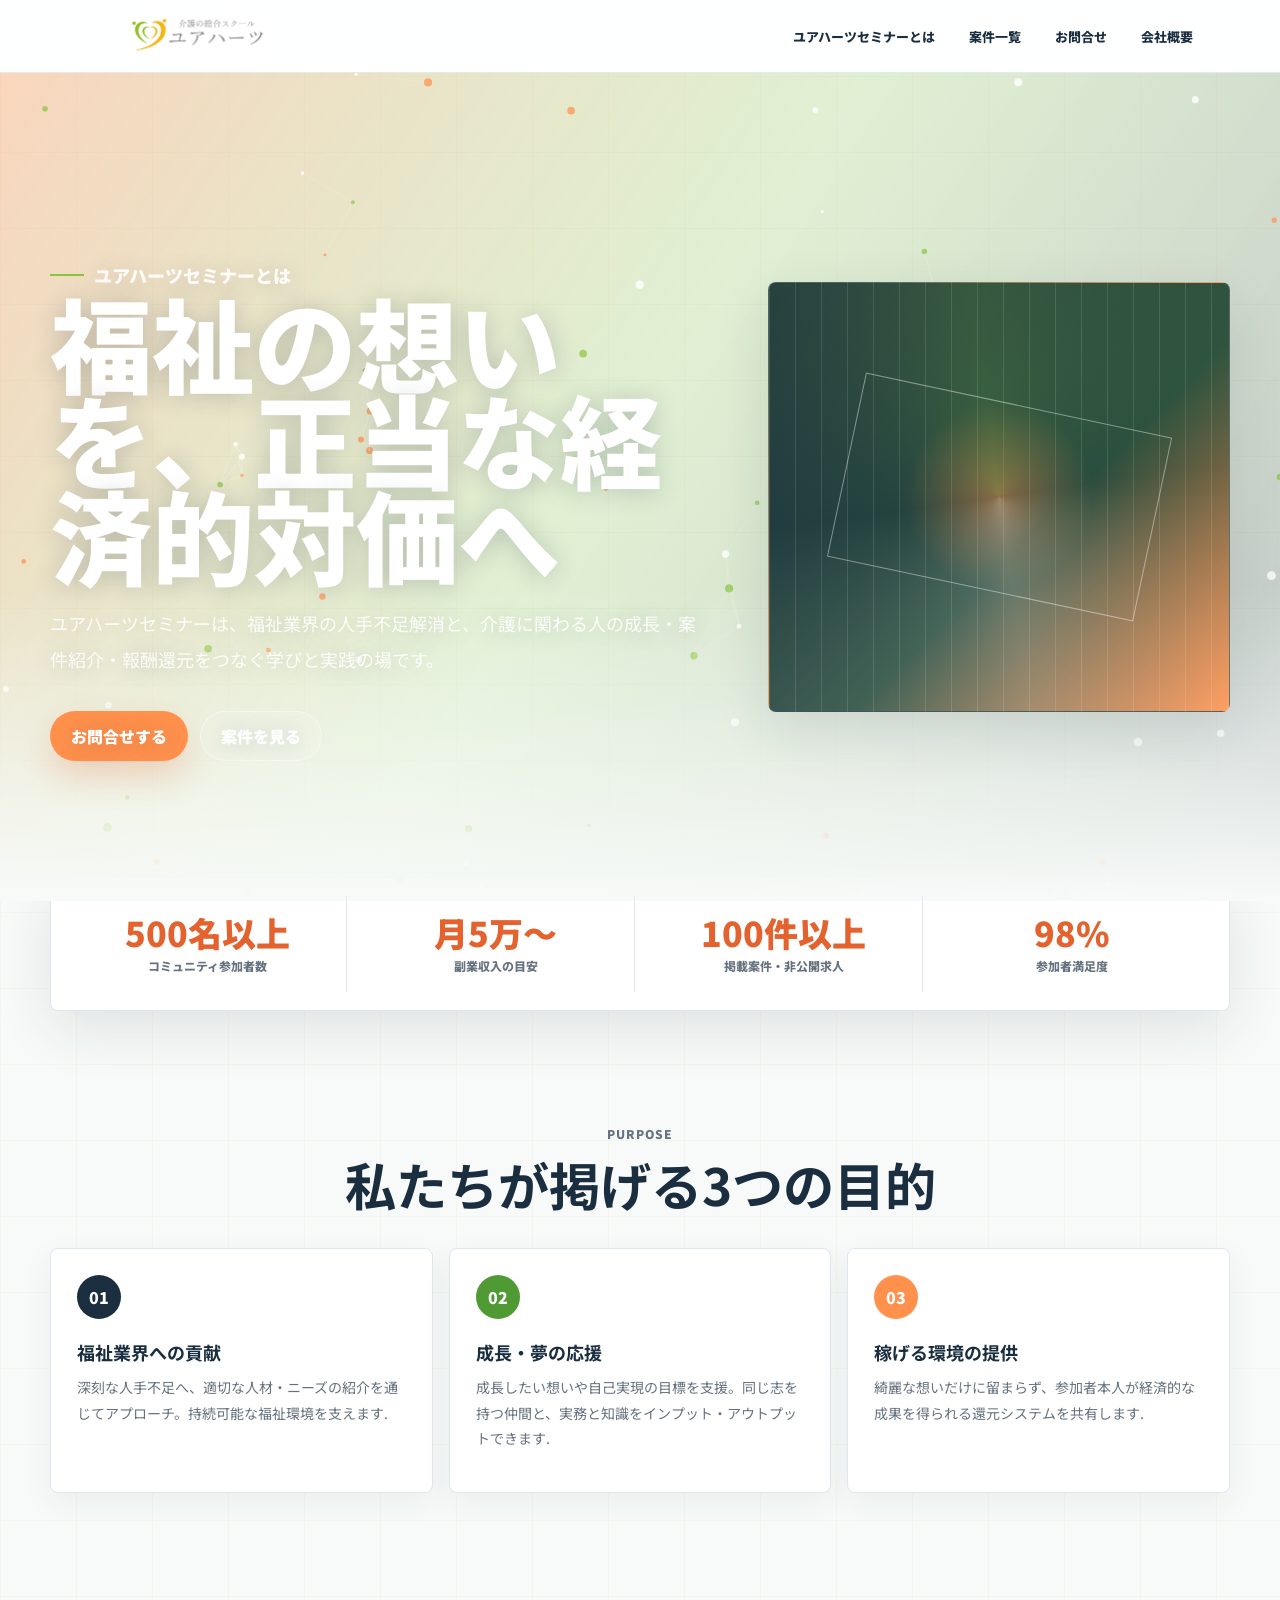
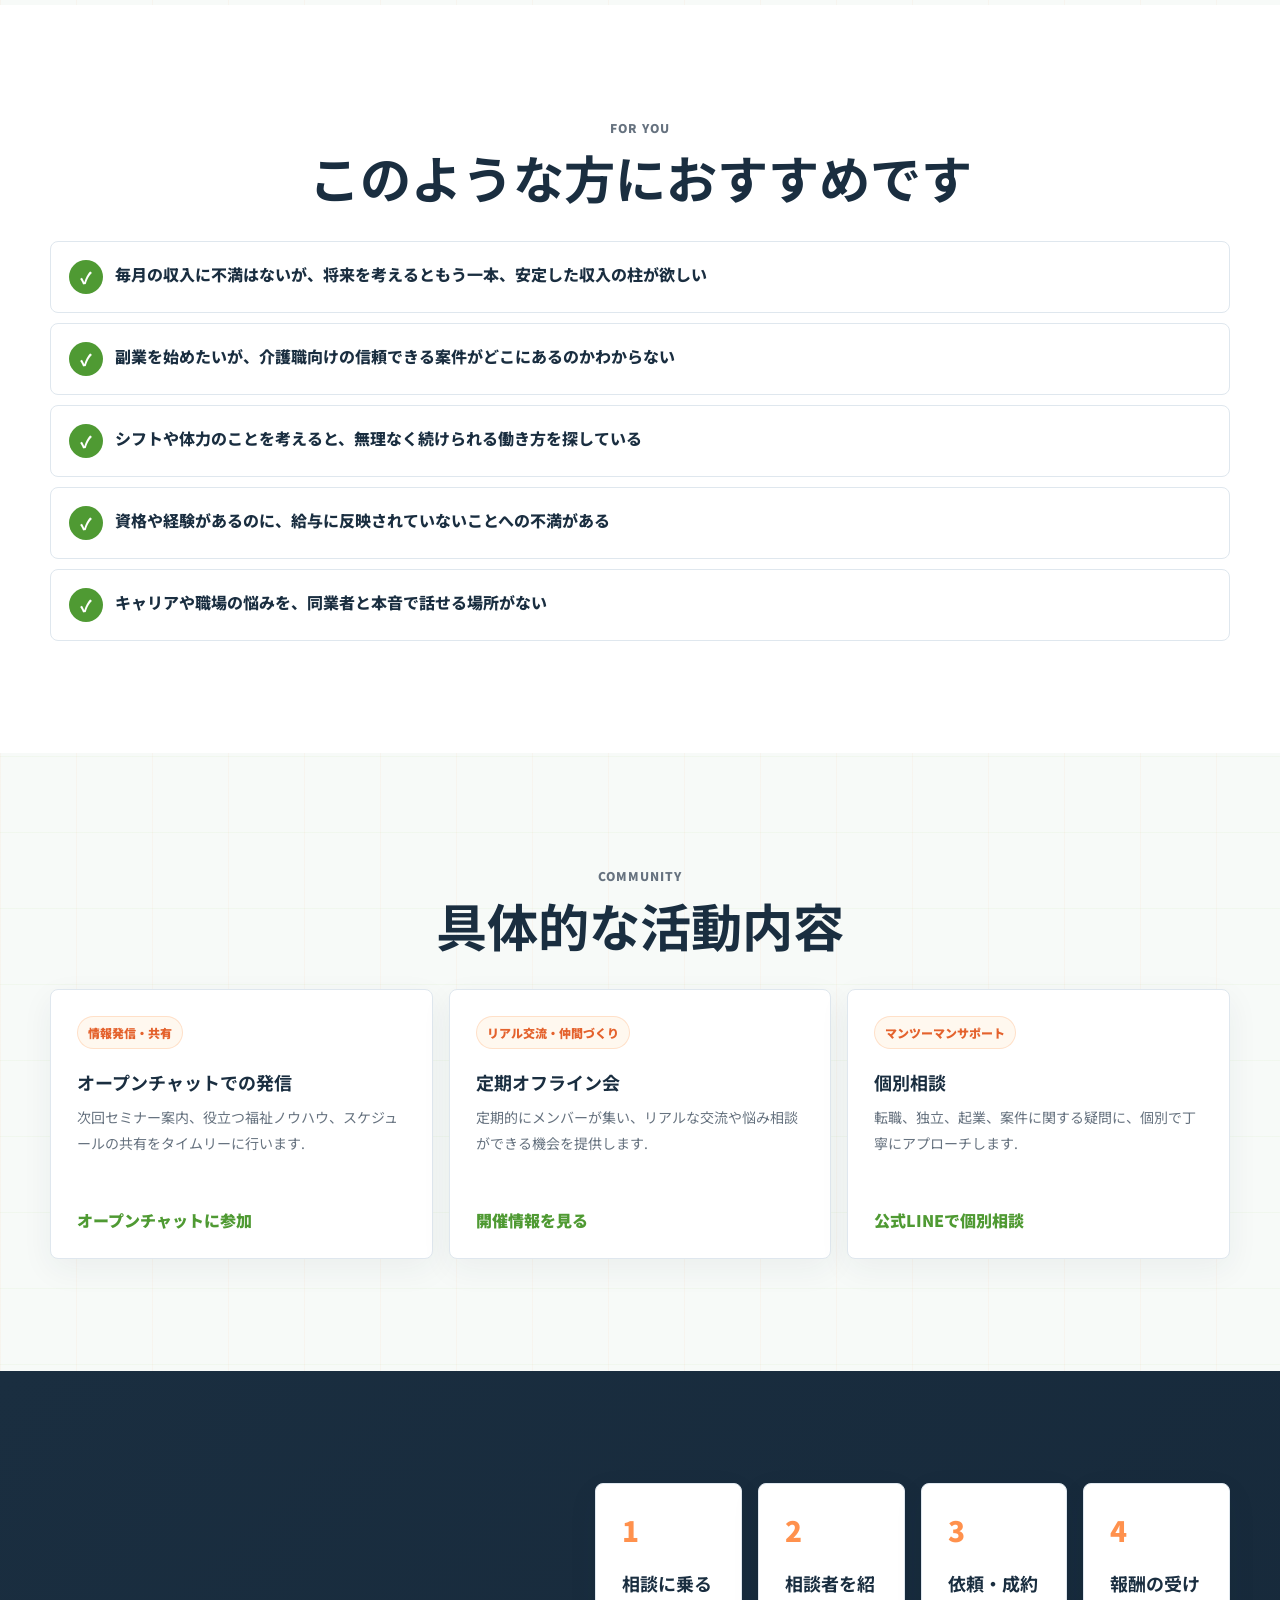
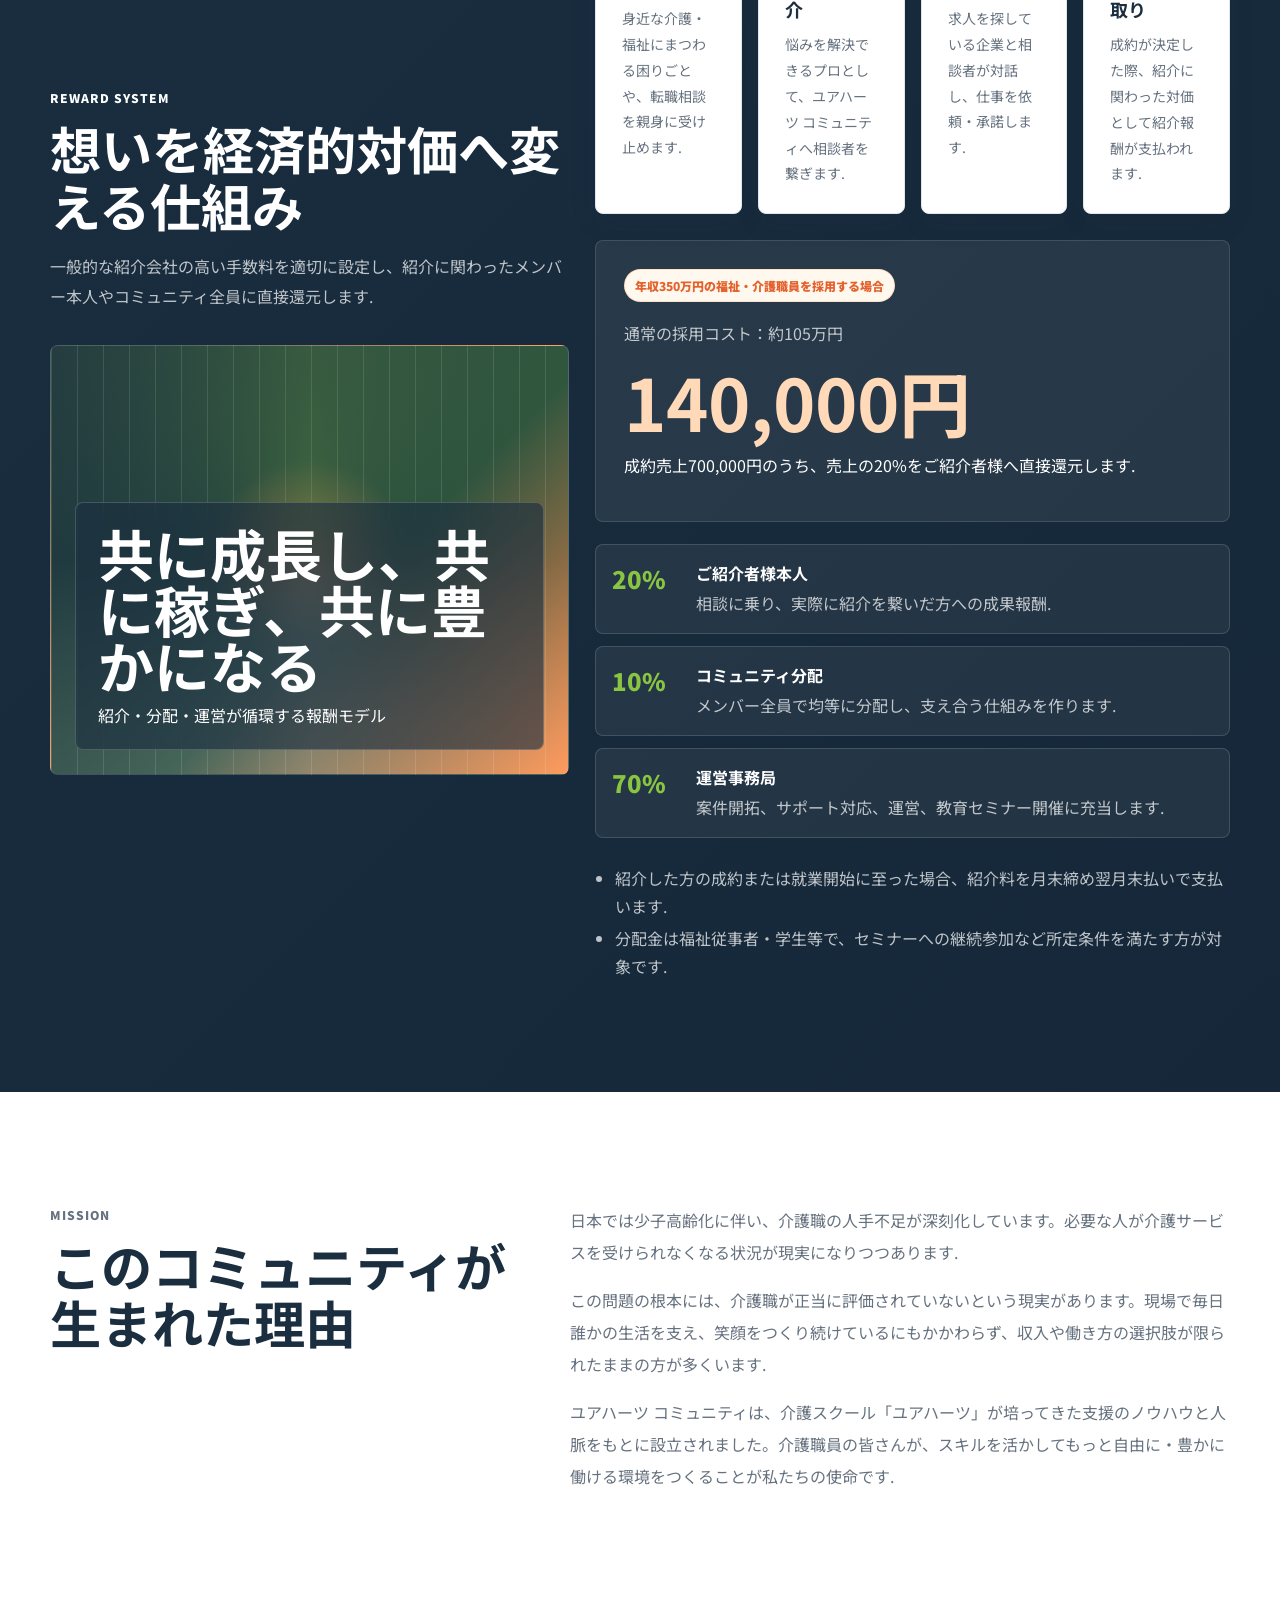
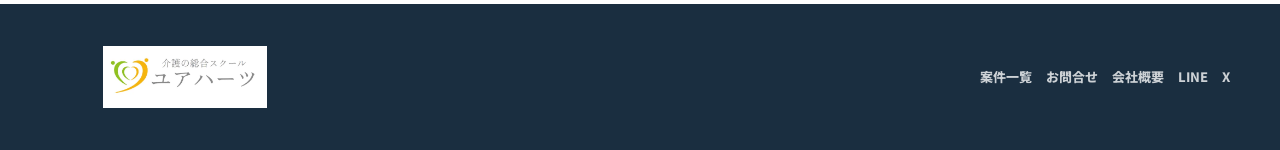
<file: shinohara/index.html>
<!doctype html>
<html lang="ja">
  <head>
    <meta charset="utf-8">
    <meta name="viewport" content="width=device-width, initial-scale=1">
    <meta name="description" content="ユアハーツセミナーとは。介護・福祉の経験を価値に変え、学び、案件紹介、報酬還元を支える仕組み。">
    <title>ユアハーツセミナーとは | ユアハーツ コミュニティ</title>
    <link rel="icon" href="assets/your-hearts-logo.webp" type="image/webp">
    <link rel="preconnect" href="https://fonts.googleapis.com">
    <link rel="preconnect" href="https://fonts.gstatic.com" crossorigin>
    <link href="https://fonts.googleapis.com/css2?family=Inter:wght@600;700;800;900&family=Noto+Sans+JP:wght@400;500;700;900&display=swap" rel="stylesheet">
    <link rel="stylesheet" href="styles/site.css">
    <script type="module" src="scripts/app.js?v=seo1"></script>
  </head>
  <body>
    <header class="site-header">
      <div class="header-inner">
        <a class="brand" href="index.html" aria-label="ユアハーツセミナーとは">
          <img data-logo src="assets/your-hearts-logo.webp" alt="介護の総合スクール ユアハーツ">
        </a>
        <nav class="nav" aria-label="主要ナビゲーション">
          <a href="index.html">ユアハーツセミナーとは</a>
          <a href="jobs.html">案件一覧</a>
          <a href="contact.html">お問合せ</a>
          <a href="company.html">会社概要</a>
        </nav>
        <button class="menu-button" id="menuButton" type="button" aria-expanded="false" aria-controls="mobileMenu" aria-label="メニューを開く">≡</button>
      </div>
      <nav class="mobile-menu" id="mobileMenu" aria-label="モバイルナビゲーション">
        <a href="index.html">ユアハーツセミナーとは</a>
        <a href="jobs.html">案件一覧</a>
        <a href="contact.html">お問合せ</a>
        <a href="company.html">会社概要</a>
      </nav>
    </header>

    <main id="top">
      <section class="hero">
        <canvas class="hero-canvas" id="heroCanvas" aria-hidden="true"></canvas>
        <div class="hero-inner">
          <div class="hero-copy">
            <p class="eyebrow" data-hero-eyebrow>ユアハーツセミナーとは</p>
            <h1 data-hero-title>福祉の想いを、正当な経済的対価へ</h1>
            <p data-hero-lead></p>
            <div class="hero-actions">
              <a class="button primary" href="contact.html" data-primary-cta>お問合せする</a>
              <a class="button secondary" href="jobs.html" data-secondary-cta>案件を見る</a>
            </div>
          </div>
          <div class="hero-media kinetic-panel" data-hero-media aria-label="セミナーの動きを表すアニメーション"></div>
        </div>
      </section>

      <ul class="stats" id="stats" aria-label="実績"></ul>

      <section class="section" id="purpose">
        <div class="section-inner">
          <div class="section-head center">
            <p class="section-kicker">Purpose</p>
            <h2>私たちが掲げる3つの目的</h2>
          </div>
          <div class="purpose-grid" id="purposes"></div>
        </div>
      </section>

      <section class="section alt">
        <div class="section-inner">
          <div class="section-head center">
            <p class="section-kicker">For You</p>
            <h2>このような方におすすめです</h2>
          </div>
          <ul class="concerns" id="concerns"></ul>
        </div>
      </section>

      <section class="section">
        <div class="section-inner">
          <div class="section-head center">
            <p class="section-kicker">Community</p>
            <h2>具体的な活動内容</h2>
          </div>
          <div class="activity-grid" id="activities"></div>
        </div>
      </section>

      <section class="section dark" id="system">
        <div class="section-inner system-layout">
          <div>
            <div class="section-head">
              <p class="section-kicker">Reward System</p>
              <h2>想いを経済的対価へ変える仕組み</h2>
              <p class="muted" data-system-lead></p>
            </div>
            <div class="kinetic-panel">
              <div class="kinetic-panel__content">
                <strong data-brand-tagline>共に成長し、共に稼ぎ、共に豊かになる</strong>
                <span>紹介・分配・運営が循環する報酬モデル</span>
              </div>
            </div>
          </div>
          <div>
            <div class="steps-grid" id="steps"></div>
            <div class="reward-box" id="rewardExample"></div>
            <ul class="distribution" id="distribution"></ul>
            <ul class="conditions" id="conditions"></ul>
          </div>
        </div>
      </section>

      <section class="section alt" id="mission">
        <div class="section-inner mission-layout">
          <div class="section-head">
            <p class="section-kicker">Mission</p>
            <h2 data-mission-title>このコミュニティが生まれた理由</h2>
          </div>
          <div class="mission-copy reveal" id="missionParagraphs"></div>
        </div>
      </section>
    </main>

    <footer class="site-footer">
      <div class="footer-inner">
        <a class="brand" href="index.html">
          <img data-logo src="assets/your-hearts-logo.webp" alt="介護の総合スクール ユアハーツ">
        </a>
        <div class="footer-links">
          <a href="jobs.html">案件一覧</a>
          <a href="contact.html">お問合せ</a>
          <a href="company.html">会社概要</a>
          <a data-line-link href="#" target="_blank" rel="noopener">LINE</a>
          <a data-x-link href="#" target="_blank" rel="noopener">X</a>
        </div>
      </div>
    </footer>
  </body>
</html>
</file>
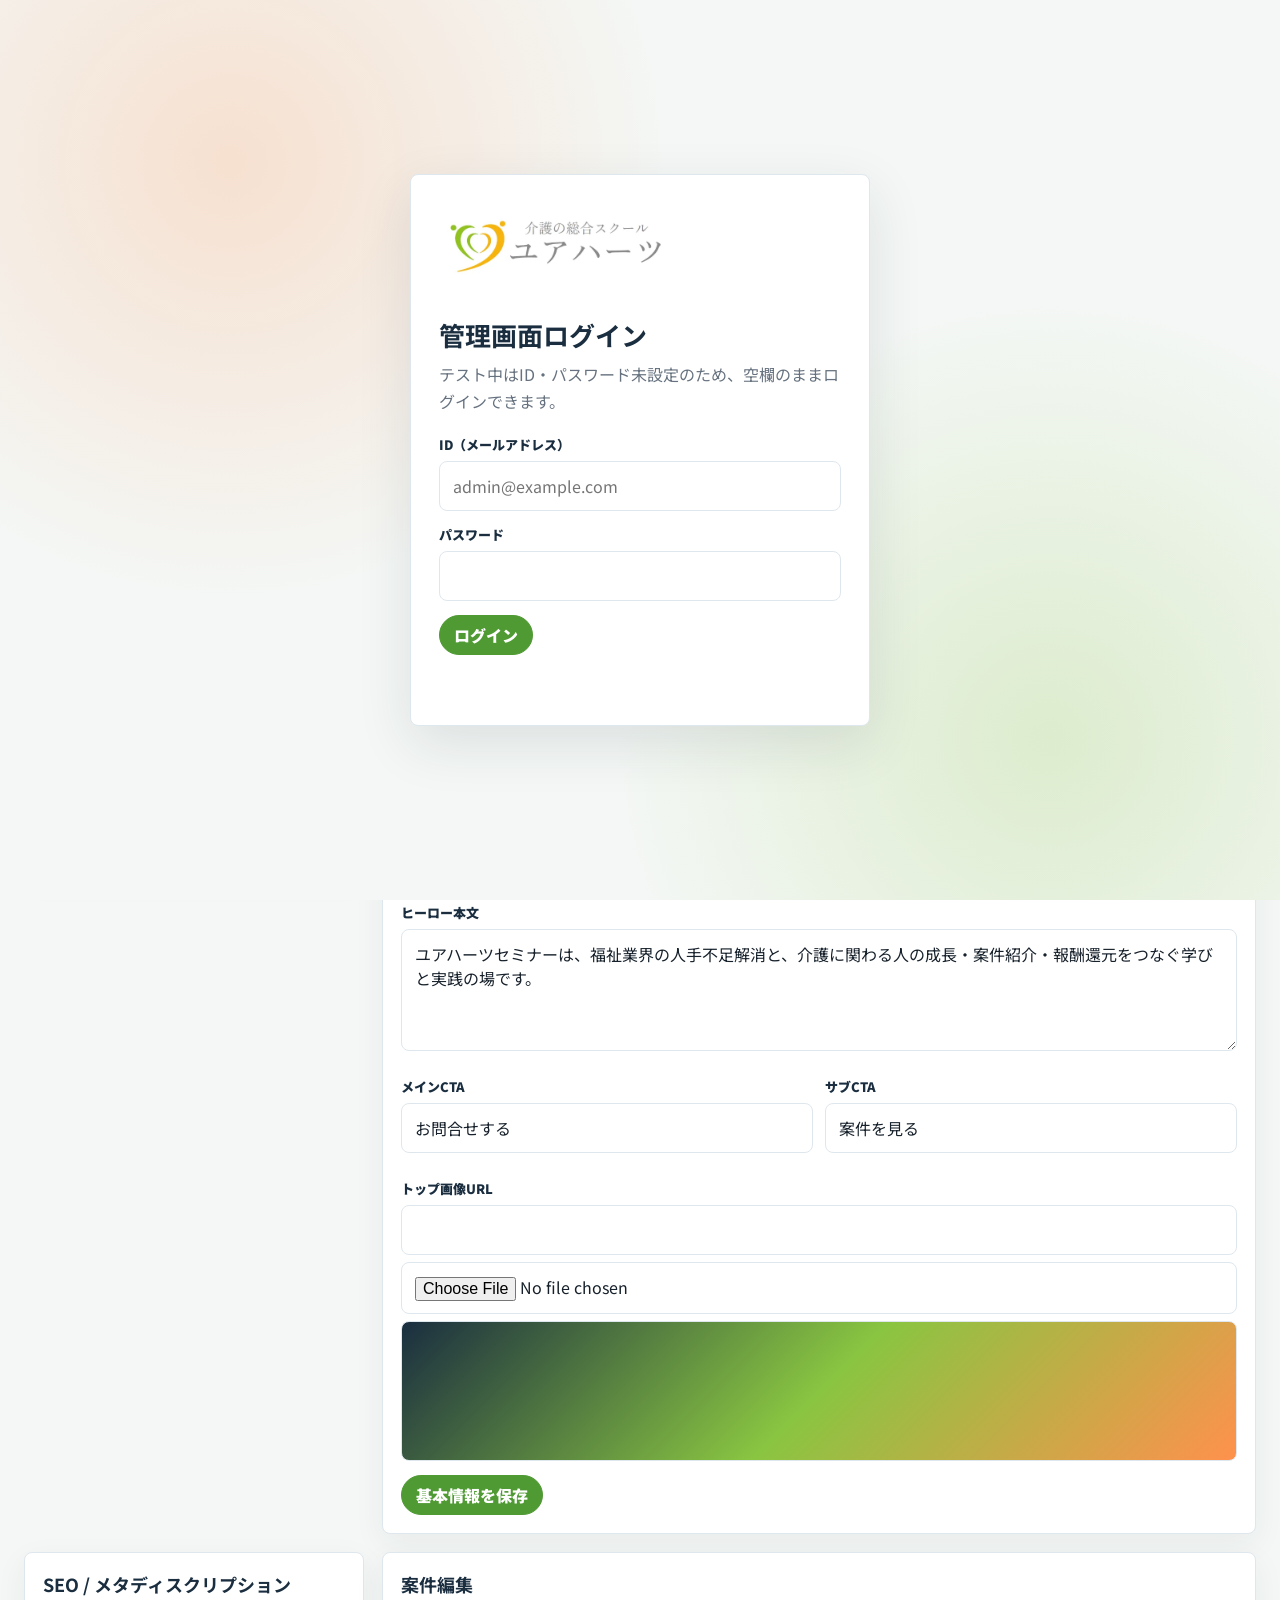
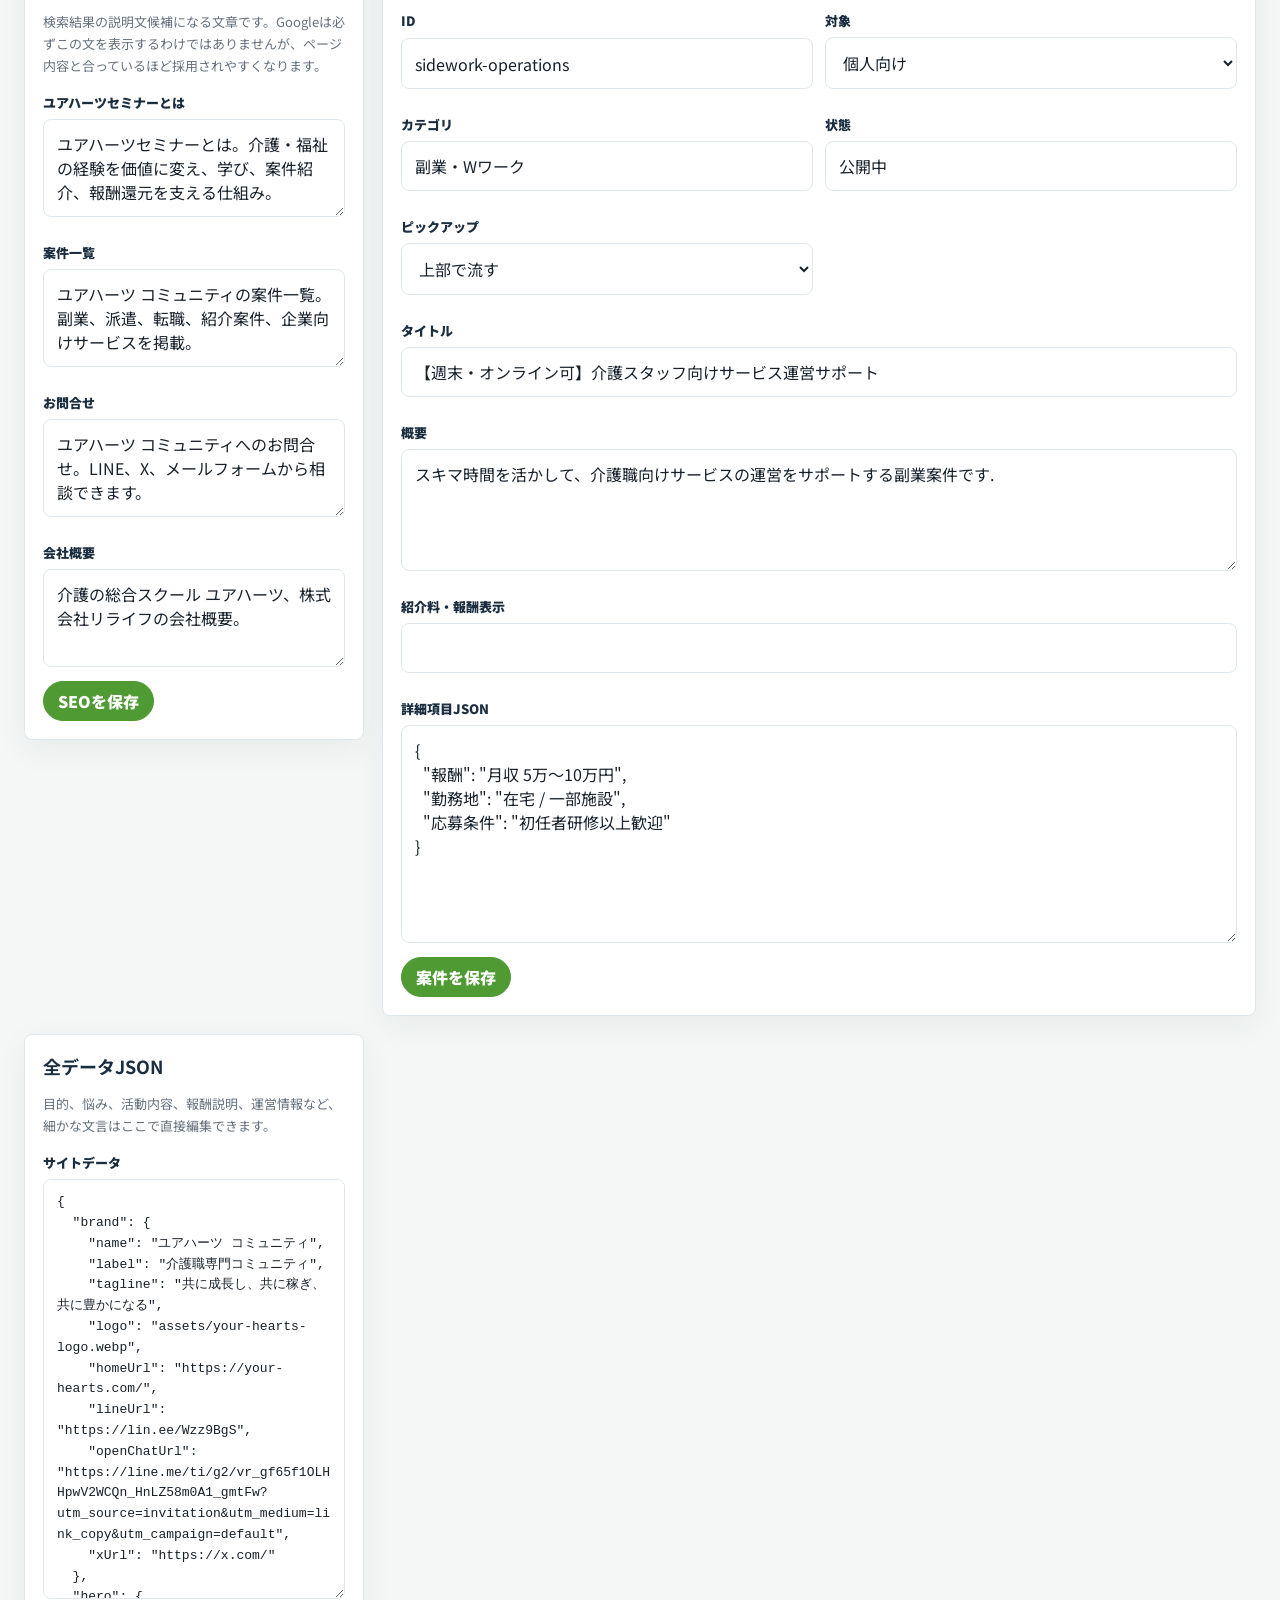
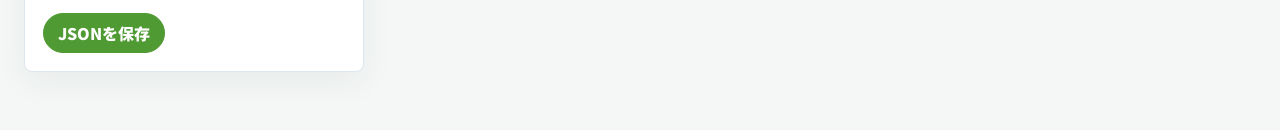
<file: shinohara/admin.html>
<!doctype html>
<html lang="ja">
  <head>
    <meta charset="utf-8">
    <meta name="viewport" content="width=device-width, initial-scale=1">
    <title>管理画面 | ユアハーツ コミュニティ</title>
    <link rel="icon" href="assets/your-hearts-logo.webp" type="image/webp">
    <link rel="preconnect" href="https://fonts.googleapis.com">
    <link rel="preconnect" href="https://fonts.gstatic.com" crossorigin>
    <link href="https://fonts.googleapis.com/css2?family=Inter:wght@600;700;800;900&family=Noto+Sans+JP:wght@400;500;700;900&display=swap" rel="stylesheet">
    <link rel="stylesheet" href="styles/site.css">
    <script type="module" src="scripts/admin.js?v=seo1"></script>
  </head>
  <body class="admin-body">
    <section class="login-screen" id="loginScreen">
      <form class="login-card" id="loginForm">
        <img src="assets/your-hearts-logo.webp" alt="介護の総合スクール ユアハーツ">
        <h1>管理画面ログイン</h1>
        <p>テスト中はID・パスワード未設定のため、空欄のままログインできます。</p>
        <div class="field">
          <label for="loginEmail">ID（メールアドレス）</label>
          <input id="loginEmail" type="email" autocomplete="username" placeholder="admin@example.com">
        </div>
        <div class="field">
          <label for="loginPassword">パスワード</label>
          <input id="loginPassword" type="password" autocomplete="current-password">
        </div>
        <button class="save-button" type="submit">ログイン</button>
        <p class="form-status" id="loginStatus" aria-live="polite"></p>
      </form>
    </section>

    <main class="admin-shell">
      <header class="admin-header">
        <div>
          <p class="section-kicker">Admin</p>
          <h1>サイト管理画面</h1>
          <p class="admin-note">このモックでは変更内容をブラウザ内に保存します。JSONの書き出し・読み込みで内容を移管できます。</p>
        </div>
        <div class="admin-actions">
          <a class="ghost-button" href="index.html">表示サイトへ</a>
          <button class="ghost-button" id="exportJson" type="button">JSONを書き出す</button>
          <label class="ghost-button" for="importJson">JSONを読み込む</label>
          <input id="importJson" type="file" accept="application/json" hidden>
          <button class="danger-button" id="resetContent" type="button">初期化</button>
        </div>
      </header>

      <div class="admin-grid">
        <aside class="admin-panel">
          <h2>案件一覧</h2>
          <p class="admin-note">増減する案件はここで追加・複製・削除します。</p>
          <div class="row-actions">
            <button class="save-button" id="newJob" type="button">案件を追加</button>
            <button class="ghost-button" id="duplicateJob" type="button">複製</button>
            <button class="danger-button" id="deleteJob" type="button">削除</button>
          </div>
          <div class="job-list" id="jobList"></div>
        </aside>

        <section class="editor-card">
          <h2>基本情報・トップ</h2>
          <div class="editor-grid">
            <div class="field">
              <label for="brandName">ブランド名</label>
              <input id="brandName">
            </div>
            <div class="field">
              <label for="brandLabel">ラベル</label>
              <input id="brandLabel">
            </div>
            <div class="field full">
              <label for="brandTagline">タグライン</label>
              <input id="brandTagline">
            </div>
            <div class="field full">
              <label for="brandLogo">ロゴURL</label>
              <input id="brandLogo">
              <input id="logoUpload" type="file" accept="image/*">
            </div>
            <div class="field">
              <label for="lineUrl">公式LINE URL</label>
              <input id="lineUrl">
            </div>
            <div class="field">
              <label for="openChatUrl">オープンチャットURL</label>
              <input id="openChatUrl">
            </div>
            <div class="field full">
              <label for="xUrl">X URL</label>
              <input id="xUrl">
            </div>
            <div class="field">
              <label for="heroEyebrow">ヒーロー小見出し</label>
              <input id="heroEyebrow">
            </div>
            <div class="field">
              <label for="heroTitle">ヒーロータイトル</label>
              <input id="heroTitle">
            </div>
            <div class="field full">
              <label for="heroLead">ヒーロー本文</label>
              <textarea id="heroLead" rows="4"></textarea>
            </div>
            <div class="field">
              <label for="heroPrimary">メインCTA</label>
              <input id="heroPrimary">
            </div>
            <div class="field">
              <label for="heroSecondary">サブCTA</label>
              <input id="heroSecondary">
            </div>
            <div class="field full">
              <label for="heroMedia">トップ画像URL</label>
              <input id="heroMedia">
              <input id="heroMediaUpload" type="file" accept="image/*">
              <div class="preview-thumb" id="heroPreview" aria-hidden="true"></div>
            </div>
          </div>
          <button class="save-button" id="saveMain" type="button">基本情報を保存</button>
        </section>

        <section class="editor-card">
          <h2>SEO / メタディスクリプション</h2>
          <p class="admin-note">検索結果の説明文候補になる文章です。Googleは必ずこの文を表示するわけではありませんが、ページ内容と合っているほど採用されやすくなります。</p>
          <div class="editor-grid">
            <div class="field full">
              <label for="seoIndex">ユアハーツセミナーとは</label>
              <textarea id="seoIndex" rows="3"></textarea>
            </div>
            <div class="field full">
              <label for="seoJobs">案件一覧</label>
              <textarea id="seoJobs" rows="3"></textarea>
            </div>
            <div class="field full">
              <label for="seoContact">お問合せ</label>
              <textarea id="seoContact" rows="3"></textarea>
            </div>
            <div class="field full">
              <label for="seoCompany">会社概要</label>
              <textarea id="seoCompany" rows="3"></textarea>
            </div>
          </div>
          <button class="save-button" id="saveSeo" type="button">SEOを保存</button>
        </section>

        <section class="editor-card">
          <h2>案件編集</h2>
          <div class="editor-grid">
            <div class="field">
              <label for="jobId">ID</label>
              <input id="jobId" data-job-field>
            </div>
            <div class="field">
              <label for="jobAudience">対象</label>
              <select id="jobAudience" data-job-field>
                <option value="individual">個人向け</option>
                <option value="referral">紹介案件</option>
                <option value="corporate">企業向け</option>
              </select>
            </div>
            <div class="field">
              <label for="jobCategory">カテゴリ</label>
              <input id="jobCategory" data-job-field>
            </div>
            <div class="field">
              <label for="jobStatus">状態</label>
              <input id="jobStatus" data-job-field>
            </div>
            <div class="field">
              <label for="jobPickup">ピックアップ</label>
              <select id="jobPickup" data-job-field>
                <option value="false">通常</option>
                <option value="true">上部で流す</option>
              </select>
            </div>
            <div class="field full">
              <label for="jobTitle">タイトル</label>
              <input id="jobTitle" data-job-field>
            </div>
            <div class="field full">
              <label for="jobSummary">概要</label>
              <textarea id="jobSummary" rows="4" data-job-field></textarea>
            </div>
            <div class="field full">
              <label for="jobReward">紹介料・報酬表示</label>
              <input id="jobReward" data-job-field>
            </div>
            <div class="field full">
              <label for="jobDetails">詳細項目JSON</label>
              <textarea id="jobDetails" rows="8" data-job-field></textarea>
            </div>
          </div>
          <button class="save-button" id="saveJob" type="button">案件を保存</button>
        </section>

        <section class="editor-card">
          <h2>全データJSON</h2>
          <p class="admin-note">目的、悩み、活動内容、報酬説明、運営情報など、細かな文言はここで直接編集できます。</p>
          <div class="field">
            <label for="jsonEditor">サイトデータ</label>
            <textarea class="json-editor" id="jsonEditor" spellcheck="false"></textarea>
          </div>
          <button class="save-button" id="saveJson" type="button">JSONを保存</button>
        </section>
      </div>
      <p class="form-status" id="status" aria-live="polite"></p>
    </main>
  </body>
</html>
</file>
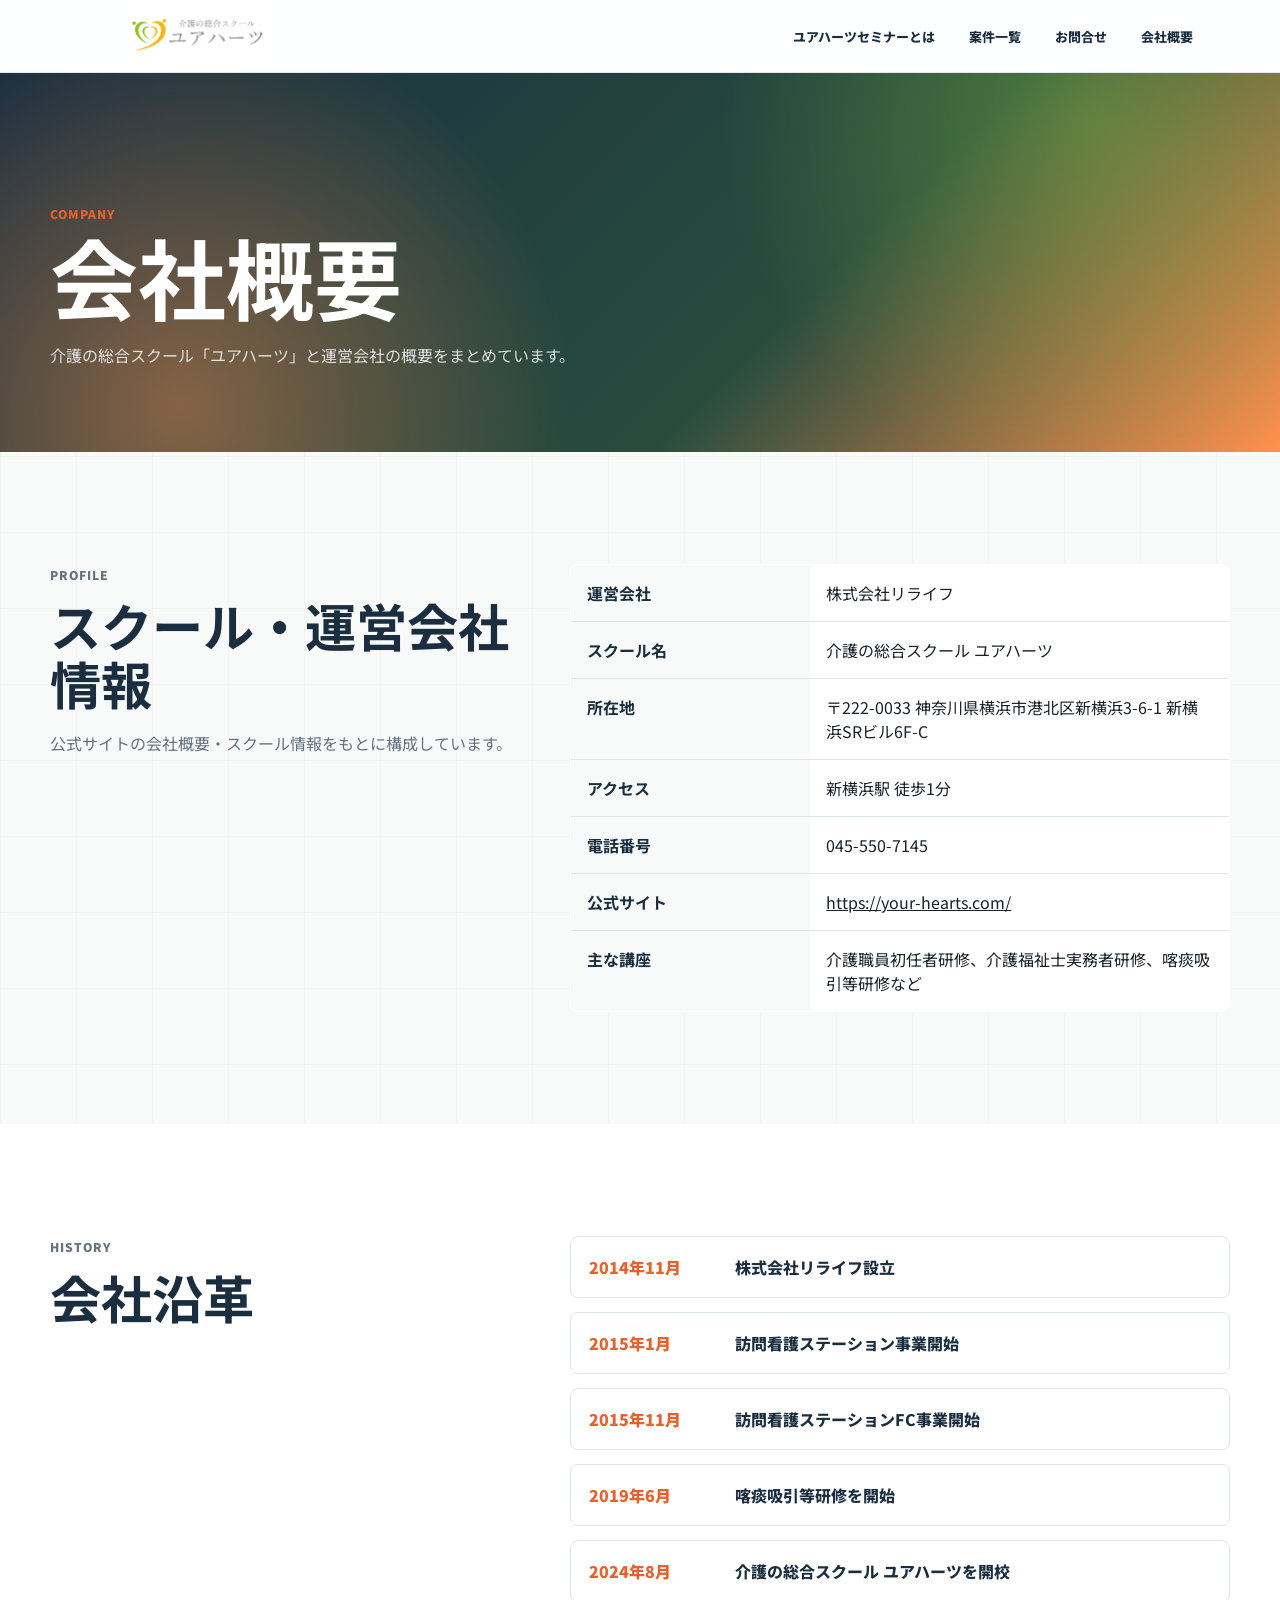
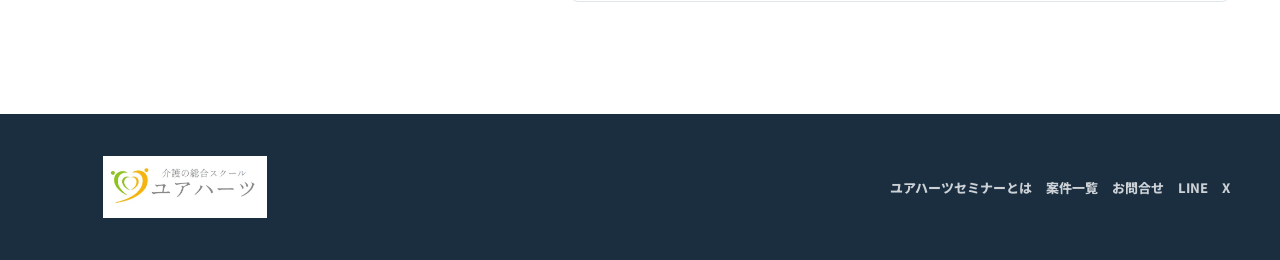
<file: shinohara/company.html>
<!doctype html>
<html lang="ja">
  <head>
    <meta charset="utf-8">
    <meta name="viewport" content="width=device-width, initial-scale=1">
    <meta name="description" content="介護の総合スクール ユアハーツ、株式会社リライフの会社概要。">
    <title>会社概要 | ユアハーツ コミュニティ</title>
    <link rel="icon" href="assets/your-hearts-logo.webp" type="image/webp">
    <link rel="preconnect" href="https://fonts.googleapis.com">
    <link rel="preconnect" href="https://fonts.gstatic.com" crossorigin>
    <link href="https://fonts.googleapis.com/css2?family=Inter:wght@600;700;800;900&family=Noto+Sans+JP:wght@400;500;700;900&display=swap" rel="stylesheet">
    <link rel="stylesheet" href="styles/site.css">
    <script type="module" src="scripts/app.js?v=seo1"></script>
  </head>
  <body>
    <header class="site-header">
      <div class="header-inner">
        <a class="brand" href="index.html"><img data-logo src="assets/your-hearts-logo.webp" alt="介護の総合スクール ユアハーツ"></a>
        <nav class="nav" aria-label="主要ナビゲーション">
          <a href="index.html">ユアハーツセミナーとは</a>
          <a href="jobs.html">案件一覧</a>
          <a href="contact.html">お問合せ</a>
          <a href="company.html">会社概要</a>
        </nav>
        <button class="menu-button" id="menuButton" type="button" aria-expanded="false" aria-controls="mobileMenu" aria-label="メニューを開く">≡</button>
      </div>
      <nav class="mobile-menu" id="mobileMenu" aria-label="モバイルナビゲーション">
        <a href="index.html">ユアハーツセミナーとは</a>
        <a href="jobs.html">案件一覧</a>
        <a href="contact.html">お問合せ</a>
        <a href="company.html">会社概要</a>
      </nav>
    </header>

    <main>
      <section class="page-hero">
        <div class="section-inner">
          <p class="section-kicker">Company</p>
          <h1>会社概要</h1>
          <p>介護の総合スクール「ユアハーツ」と運営会社の概要をまとめています。</p>
        </div>
      </section>

      <section class="section">
        <div class="section-inner mission-layout">
          <div class="section-head">
            <p class="section-kicker">Profile</p>
            <h2>スクール・運営会社情報</h2>
            <p class="muted">公式サイトの会社概要・スクール情報をもとに構成しています。</p>
          </div>
          <table class="office-table">
            <tbody id="companyProfile"></tbody>
          </table>
        </div>
      </section>

      <section class="section alt">
        <div class="section-inner mission-layout">
          <div class="section-head">
            <p class="section-kicker">History</p>
            <h2>会社沿革</h2>
          </div>
          <ol class="timeline" id="companyHistory"></ol>
        </div>
      </section>
    </main>

    <footer class="site-footer">
      <div class="footer-inner">
        <a class="brand" href="index.html"><img data-logo src="assets/your-hearts-logo.webp" alt="介護の総合スクール ユアハーツ"></a>
        <div class="footer-links">
          <a href="index.html">ユアハーツセミナーとは</a>
          <a href="jobs.html">案件一覧</a>
          <a href="contact.html">お問合せ</a>
          <a data-line-link href="#" target="_blank" rel="noopener">LINE</a>
          <a data-x-link href="#" target="_blank" rel="noopener">X</a>
        </div>
      </div>
    </footer>
  </body>
</html>
</file>
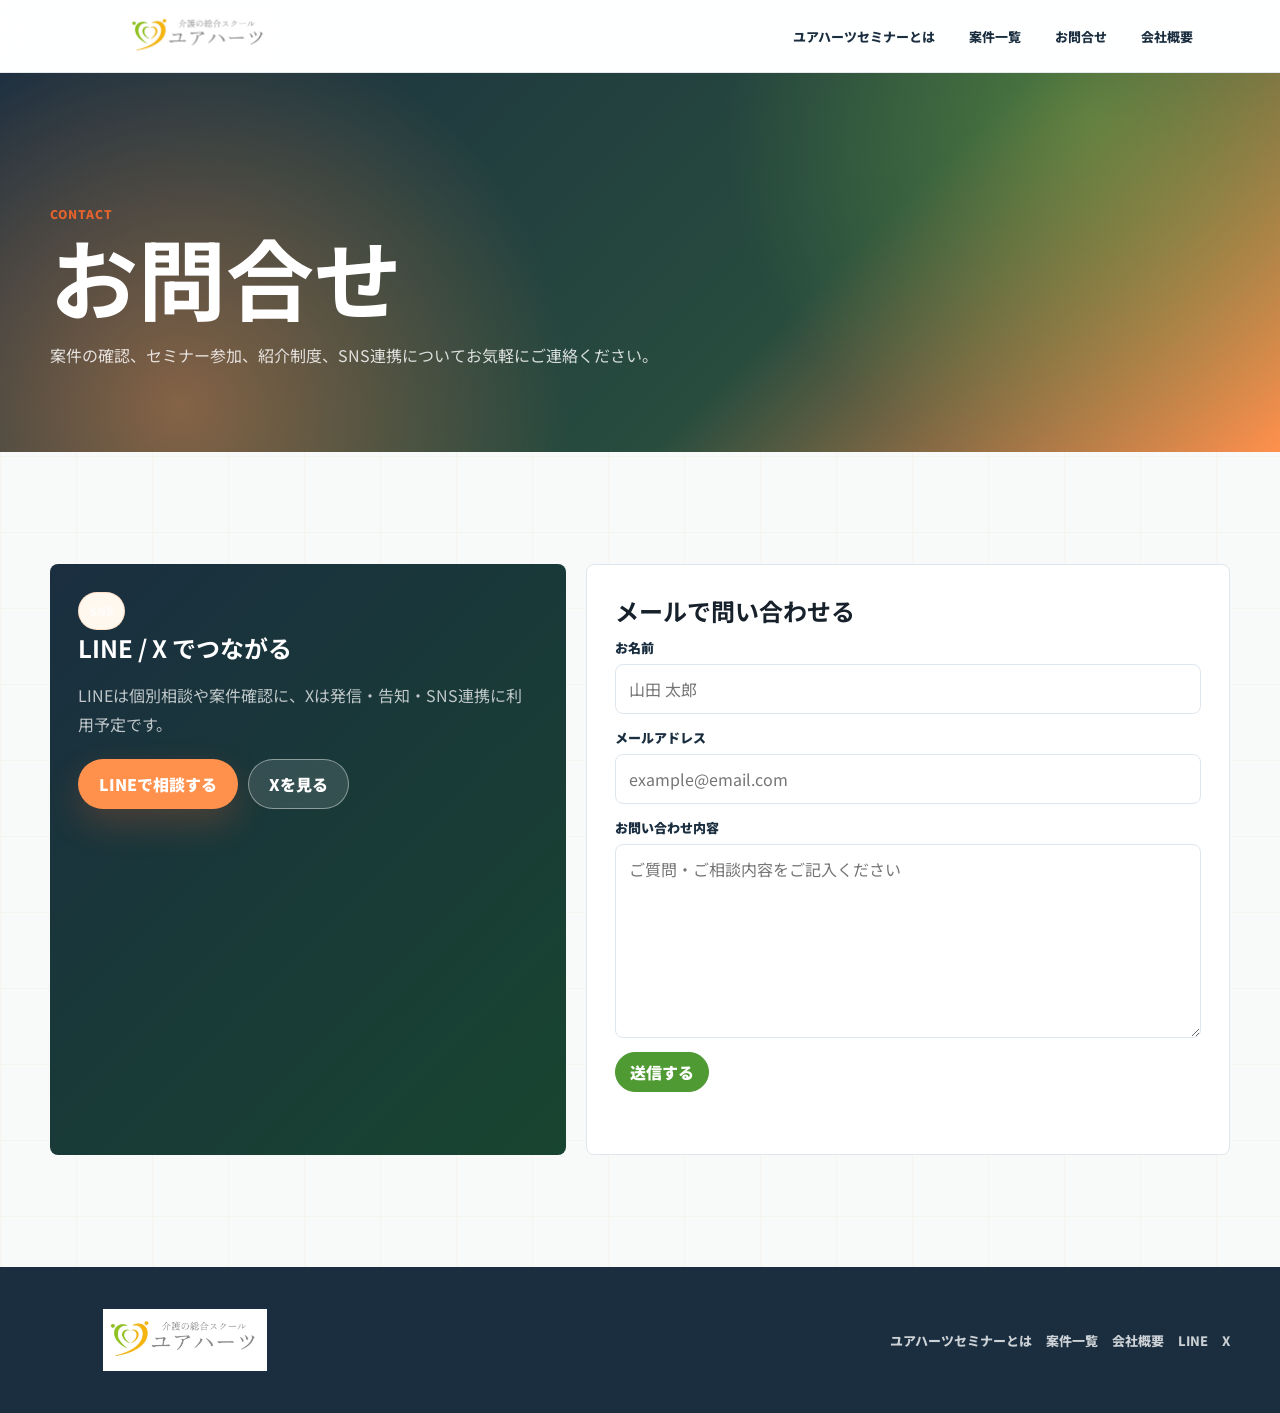
<file: shinohara/contact.html>
<!doctype html>
<html lang="ja">
  <head>
    <meta charset="utf-8">
    <meta name="viewport" content="width=device-width, initial-scale=1">
    <meta name="description" content="ユアハーツ コミュニティへのお問合せ。LINE、X、メールフォームから相談できます。">
    <title>お問合せ | ユアハーツ コミュニティ</title>
    <link rel="icon" href="assets/your-hearts-logo.webp" type="image/webp">
    <link rel="preconnect" href="https://fonts.googleapis.com">
    <link rel="preconnect" href="https://fonts.gstatic.com" crossorigin>
    <link href="https://fonts.googleapis.com/css2?family=Inter:wght@600;700;800;900&family=Noto+Sans+JP:wght@400;500;700;900&display=swap" rel="stylesheet">
    <link rel="stylesheet" href="styles/site.css">
    <script type="module" src="scripts/app.js?v=seo1"></script>
  </head>
  <body>
    <header class="site-header">
      <div class="header-inner">
        <a class="brand" href="index.html"><img data-logo src="assets/your-hearts-logo.webp" alt="介護の総合スクール ユアハーツ"></a>
        <nav class="nav" aria-label="主要ナビゲーション">
          <a href="index.html">ユアハーツセミナーとは</a>
          <a href="jobs.html">案件一覧</a>
          <a href="contact.html">お問合せ</a>
          <a href="company.html">会社概要</a>
        </nav>
        <button class="menu-button" id="menuButton" type="button" aria-expanded="false" aria-controls="mobileMenu" aria-label="メニューを開く">≡</button>
      </div>
      <nav class="mobile-menu" id="mobileMenu" aria-label="モバイルナビゲーション">
        <a href="index.html">ユアハーツセミナーとは</a>
        <a href="jobs.html">案件一覧</a>
        <a href="contact.html">お問合せ</a>
        <a href="company.html">会社概要</a>
      </nav>
    </header>

    <main>
      <section class="page-hero">
        <div class="section-inner">
          <p class="section-kicker">Contact</p>
          <h1>お問合せ</h1>
          <p>案件の確認、セミナー参加、紹介制度、SNS連携についてお気軽にご連絡ください。</p>
        </div>
      </section>

      <section class="section">
        <div class="section-inner contact-layout">
          <div class="line-card reveal">
            <p class="pill">SNS</p>
            <h3>LINE / X でつながる</h3>
            <p>LINEは個別相談や案件確認に、Xは発信・告知・SNS連携に利用予定です。</p>
            <div class="social-actions">
              <a class="button primary" data-line-link href="#" target="_blank" rel="noopener">LINEで相談する</a>
              <a class="button secondary" data-x-link href="#" target="_blank" rel="noopener">Xを見る</a>
            </div>
          </div>
          <form class="contact-form reveal" id="contactForm">
            <h3>メールで問い合わせる</h3>
            <div class="field">
              <label for="name">お名前</label>
              <input id="name" name="name" autocomplete="name" required placeholder="山田 太郎">
            </div>
            <div class="field">
              <label for="email">メールアドレス</label>
              <input id="email" name="email" type="email" autocomplete="email" required placeholder="example@email.com">
            </div>
            <div class="field">
              <label for="message">お問い合わせ内容</label>
              <textarea id="message" name="message" rows="7" required placeholder="ご質問・ご相談内容をご記入ください"></textarea>
            </div>
            <button class="save-button" type="submit">送信する</button>
            <p class="form-status" id="formStatus" aria-live="polite"></p>
          </form>
        </div>
      </section>
    </main>

    <footer class="site-footer">
      <div class="footer-inner">
        <a class="brand" href="index.html"><img data-logo src="assets/your-hearts-logo.webp" alt="介護の総合スクール ユアハーツ"></a>
        <div class="footer-links">
          <a href="index.html">ユアハーツセミナーとは</a>
          <a href="jobs.html">案件一覧</a>
          <a href="company.html">会社概要</a>
          <a data-line-link href="#" target="_blank" rel="noopener">LINE</a>
          <a data-x-link href="#" target="_blank" rel="noopener">X</a>
        </div>
      </div>
    </footer>
  </body>
</html>
</file>
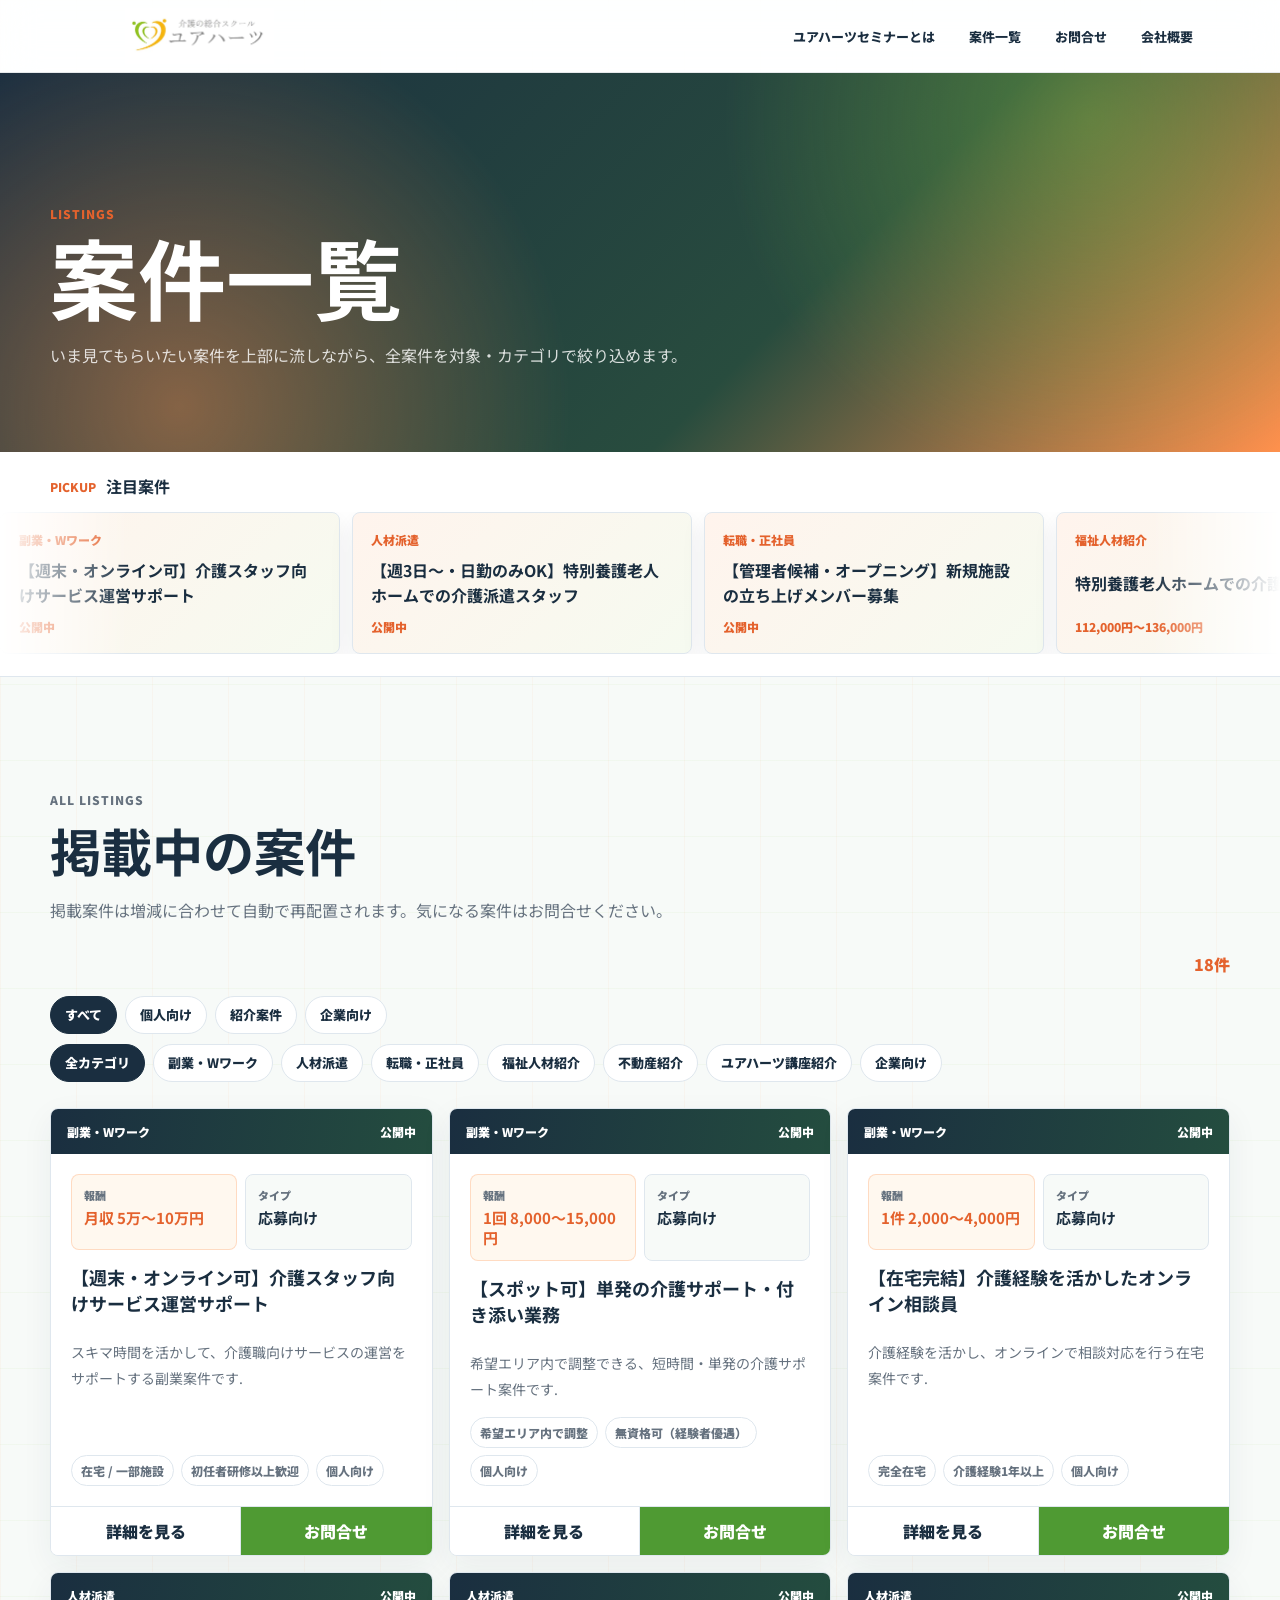
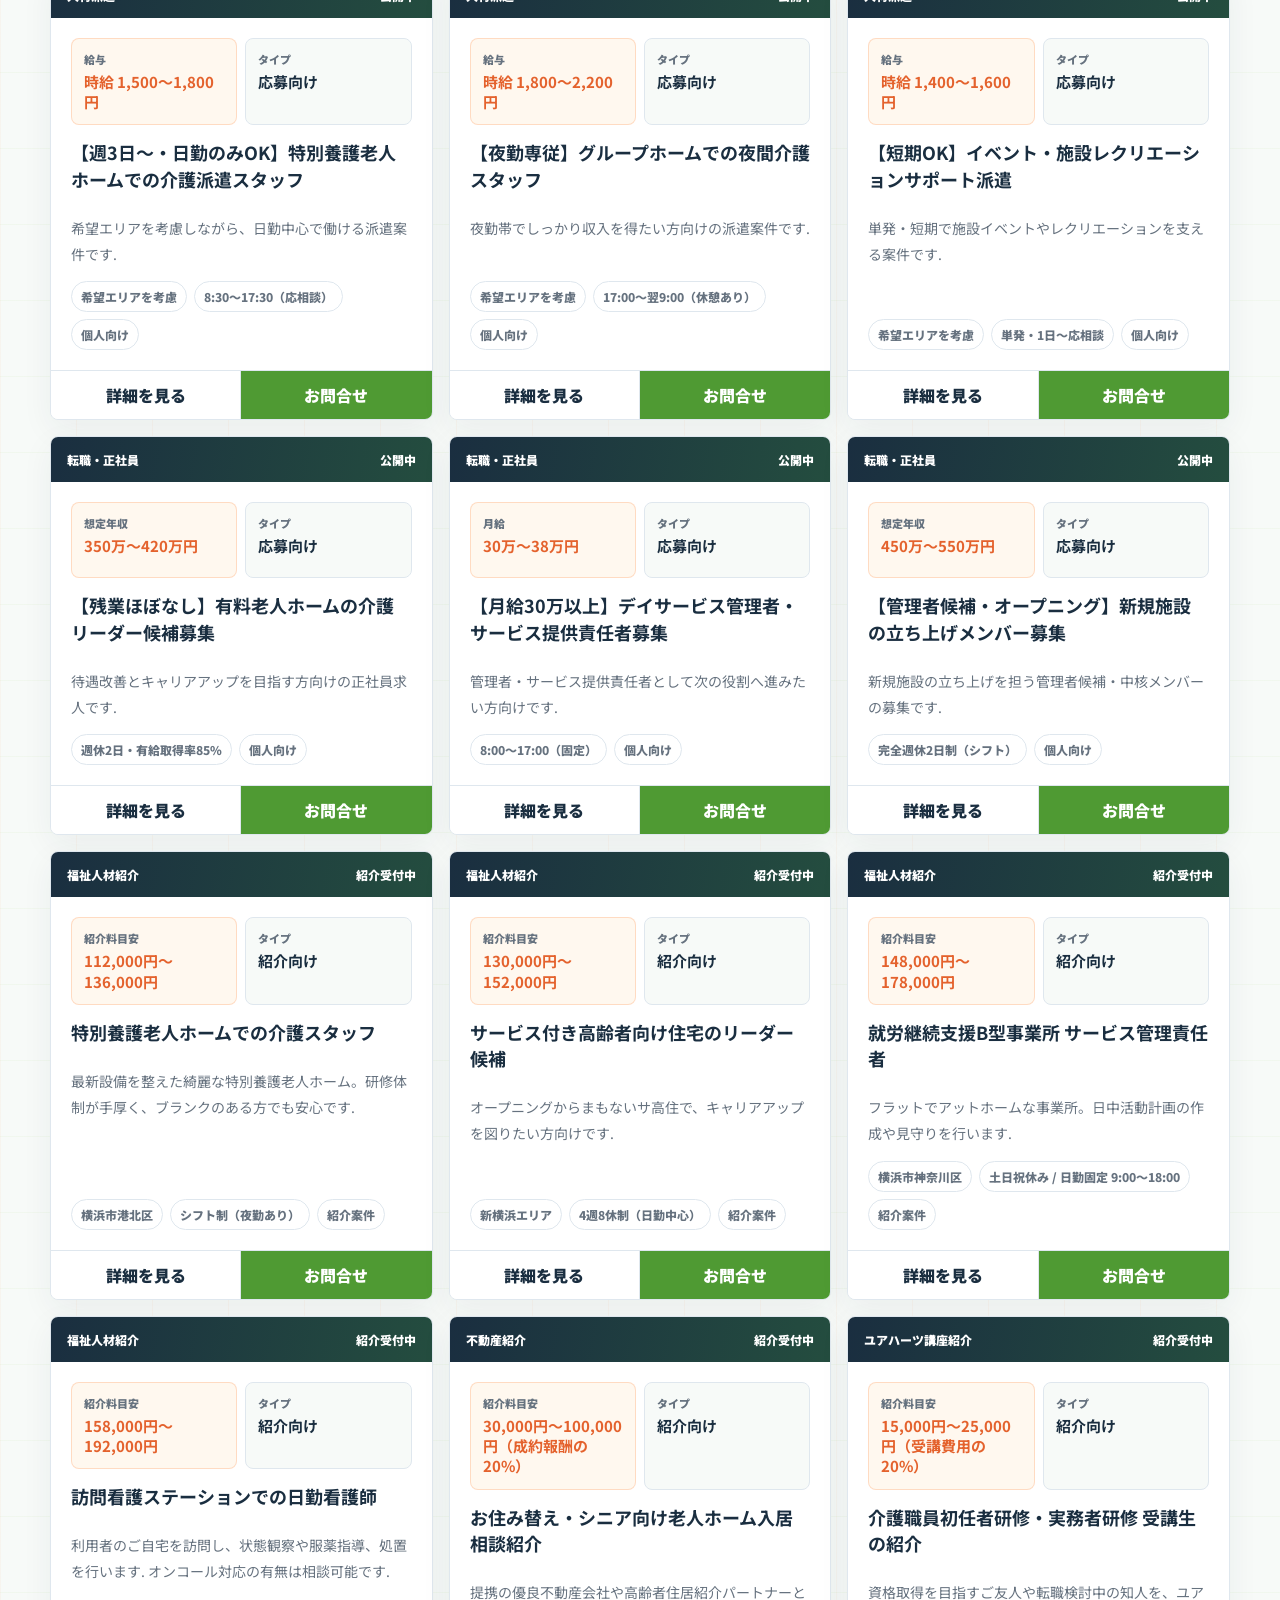
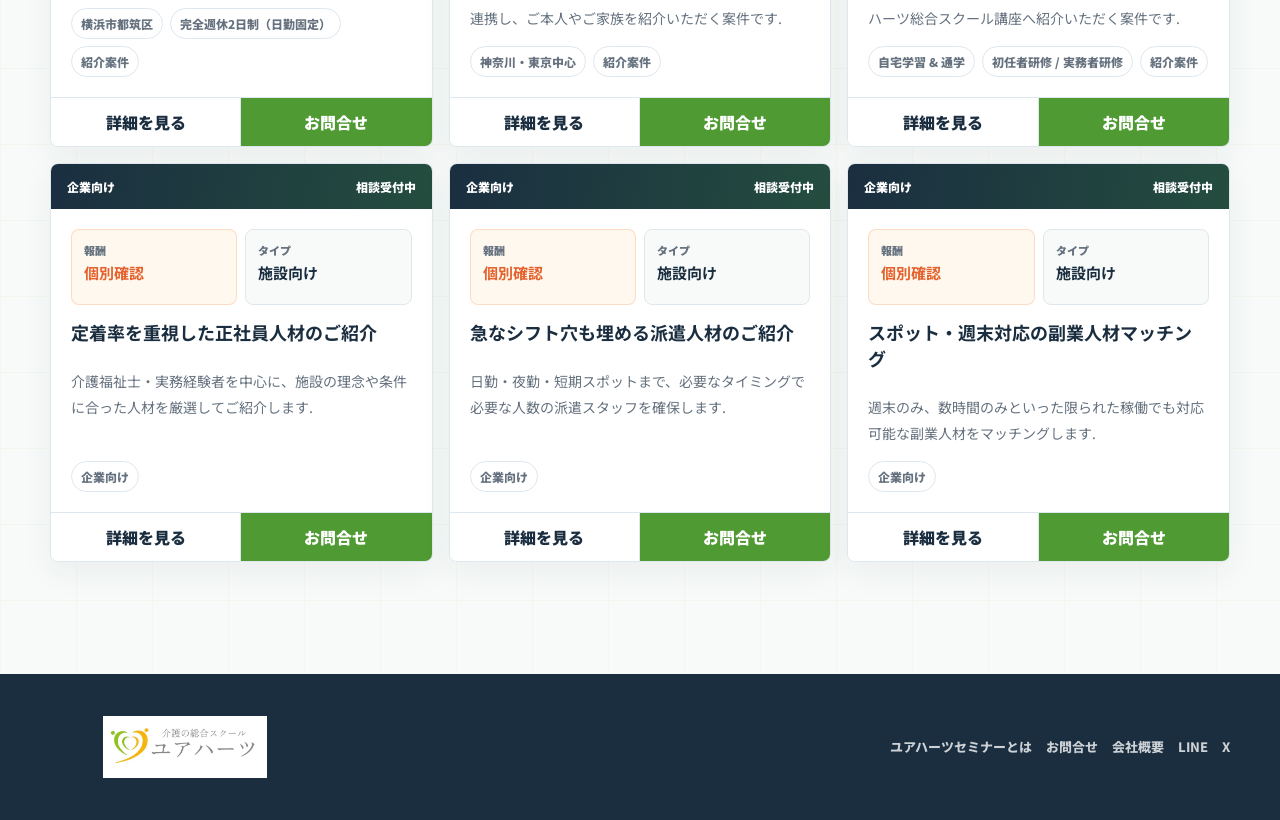
<file: shinohara/jobs.html>
<!doctype html>
<html lang="ja">
  <head>
    <meta charset="utf-8">
    <meta name="viewport" content="width=device-width, initial-scale=1">
    <meta name="description" content="ユアハーツ コミュニティの案件一覧。副業、派遣、転職、紹介案件、企業向けサービスを掲載。">
    <title>案件一覧 | ユアハーツ コミュニティ</title>
    <link rel="icon" href="assets/your-hearts-logo.webp" type="image/webp">
    <link rel="preconnect" href="https://fonts.googleapis.com">
    <link rel="preconnect" href="https://fonts.gstatic.com" crossorigin>
    <link href="https://fonts.googleapis.com/css2?family=Inter:wght@600;700;800;900&family=Noto+Sans+JP:wght@400;500;700;900&display=swap" rel="stylesheet">
    <link rel="stylesheet" href="styles/site.css">
    <script type="module" src="scripts/app.js?v=seo1"></script>
  </head>
  <body>
    <header class="site-header">
      <div class="header-inner">
        <a class="brand" href="index.html"><img data-logo src="assets/your-hearts-logo.webp" alt="介護の総合スクール ユアハーツ"></a>
        <nav class="nav" aria-label="主要ナビゲーション">
          <a href="index.html">ユアハーツセミナーとは</a>
          <a href="jobs.html">案件一覧</a>
          <a href="contact.html">お問合せ</a>
          <a href="company.html">会社概要</a>
        </nav>
        <button class="menu-button" id="menuButton" type="button" aria-expanded="false" aria-controls="mobileMenu" aria-label="メニューを開く">≡</button>
      </div>
      <nav class="mobile-menu" id="mobileMenu" aria-label="モバイルナビゲーション">
        <a href="index.html">ユアハーツセミナーとは</a>
        <a href="jobs.html">案件一覧</a>
        <a href="contact.html">お問合せ</a>
        <a href="company.html">会社概要</a>
      </nav>
    </header>

    <main>
      <section class="page-hero">
        <div class="section-inner">
          <p class="section-kicker">Listings</p>
          <h1>案件一覧</h1>
          <p>いま見てもらいたい案件を上部に流しながら、全案件を対象・カテゴリで絞り込めます。</p>
        </div>
      </section>

      <section class="pickup-section" aria-label="ピックアップ案件">
        <div class="pickup-head">
          <span>Pickup</span>
          <strong>注目案件</strong>
        </div>
        <div class="pickup-marquee">
          <div class="pickup-track" id="pickupTrack"></div>
        </div>
      </section>

      <section class="section" id="jobs">
        <div class="section-inner">
          <div class="job-toolbar">
            <div class="section-head">
              <p class="section-kicker">All Listings</p>
              <h2>掲載中の案件</h2>
              <p class="muted">掲載案件は増減に合わせて自動で再配置されます。気になる案件はお問合せください。</p>
            </div>
            <div class="job-count" id="jobCount" aria-live="polite"></div>
          </div>
          <div class="job-filters" id="jobFilters"></div>
          <div class="jobs-grid" id="jobsGrid"></div>
        </div>
      </section>

      <div class="job-modal" id="jobModal" aria-hidden="true">
        <div class="job-modal__backdrop" data-close-job-modal></div>
        <article class="job-modal__panel" role="dialog" aria-modal="true" aria-labelledby="jobModalTitle">
          <button class="job-modal__close" type="button" data-close-job-modal aria-label="詳細を閉じる">×</button>
          <div id="jobModalContent"></div>
        </article>
      </div>
    </main>

    <footer class="site-footer">
      <div class="footer-inner">
        <a class="brand" href="index.html"><img data-logo src="assets/your-hearts-logo.webp" alt="介護の総合スクール ユアハーツ"></a>
        <div class="footer-links">
          <a href="index.html">ユアハーツセミナーとは</a>
          <a href="contact.html">お問合せ</a>
          <a href="company.html">会社概要</a>
          <a data-line-link href="#" target="_blank" rel="noopener">LINE</a>
          <a data-x-link href="#" target="_blank" rel="noopener">X</a>
        </div>
      </div>
    </footer>
  </body>
</html>
</file>
<file: shinohara/styles/site.css>
:root {
  color-scheme: light;
  --orange: #ff914d;
  --orange-deep: #e4622d;
  --green: #89c541;
  --green-deep: #4f9a33;
  --navy: #1a2e40;
  --ink: #17212b;
  --muted: #66727f;
  --line: #dfe7ee;
  --soft: #f7faf8;
  --cream: #fff8ef;
  --white: #ffffff;
  --blue: #2774b8;
  --shadow: 0 18px 55px rgba(26, 46, 64, .11);
  --radius: 8px;
  --max: 1180px;
  font-family: "Noto Sans JP", "Inter", system-ui, sans-serif;
  scroll-behavior: smooth;
}

* {
  box-sizing: border-box;
}

body {
  margin: 0;
  color: var(--ink);
  background:
    linear-gradient(90deg, rgba(255, 145, 77, .05) 1px, transparent 1px),
    linear-gradient(180deg, rgba(137, 197, 65, .05) 1px, transparent 1px),
    var(--soft);
  background-size: 76px 76px;
}

body.admin-body {
  background: #f4f7f5;
}

img {
  max-width: 100%;
  display: block;
}

a {
  color: inherit;
}

button,
input,
textarea,
select {
  font: inherit;
}

button {
  cursor: pointer;
}

.site-header {
  position: sticky;
  top: 0;
  z-index: 50;
  border-bottom: 1px solid rgba(26, 46, 64, .1);
  background: color-mix(in srgb, white 88%, transparent);
  backdrop-filter: blur(18px);
}

.header-inner {
  max-width: var(--max);
  margin: 0 auto;
  min-height: 72px;
  padding: 0 22px;
  display: flex;
  align-items: center;
  justify-content: space-between;
  gap: 20px;
}

.brand {
  display: inline-flex;
  align-items: center;
  gap: 12px;
  text-decoration: none;
  min-width: 0;
}

.brand img {
  width: clamp(170px, 20vw, 255px);
  height: auto;
  max-height: 56px;
  object-fit: contain;
}

.brand strong,
.brand span {
  display: block;
}

.brand strong {
  color: var(--navy);
  font-weight: 900;
  line-height: 1.15;
}

.brand span {
  color: var(--orange-deep);
  font-size: 12px;
  font-weight: 800;
}

.nav {
  display: flex;
  align-items: center;
  gap: 4px;
}

.nav a,
.admin-link {
  min-height: 42px;
  display: inline-flex;
  align-items: center;
  padding: 0 14px;
  color: var(--navy);
  text-decoration: none;
  font-size: 13px;
  font-weight: 800;
  border: 1px solid transparent;
  border-radius: 999px;
}

.nav a:hover,
.admin-link:hover,
.nav a:focus-visible,
.admin-link:focus-visible {
  border-color: rgba(255, 145, 77, .36);
  background: var(--cream);
  outline: none;
}

.menu-button {
  display: none;
  width: 44px;
  height: 44px;
  border: 1px solid var(--line);
  border-radius: 50%;
  background: white;
  color: var(--navy);
  font-size: 22px;
  line-height: 1;
}

.mobile-menu {
  display: none;
}

.hero {
  position: relative;
  min-height: calc(100svh - 72px);
  display: grid;
  align-items: center;
  overflow: hidden;
  isolation: isolate;
}

.hero-canvas {
  position: absolute;
  inset: 0;
  width: 100%;
  height: 100%;
  z-index: -2;
}

.hero::after {
  content: "";
  position: absolute;
  inset: auto 0 0;
  height: 38%;
  background: linear-gradient(0deg, var(--soft), transparent);
  z-index: -1;
}

.hero-inner {
  width: min(var(--max), calc(100% - 44px));
  margin: 0 auto;
  padding: 72px 0 52px;
  display: grid;
  grid-template-columns: minmax(0, 1.02fr) minmax(320px, .72fr);
  gap: clamp(28px, 5vw, 72px);
  align-items: center;
}

.hero-copy {
  color: white;
  text-shadow: 0 2px 24px rgba(26, 46, 64, .22);
}

.eyebrow {
  display: inline-flex;
  align-items: center;
  gap: 10px;
  margin: 0 0 18px;
  color: #fff4dc;
  font-size: 13px;
  font-weight: 900;
}

.eyebrow::before {
  content: "";
  width: 34px;
  height: 2px;
  background: var(--green);
}

.hero h1 {
  max-width: 760px;
  margin: 0;
  font-size: clamp(44px, 8vw, 104px);
  line-height: .94;
  font-weight: 950;
  letter-spacing: 0;
}

.hero p {
  max-width: 650px;
  margin: 24px 0 0;
  font-size: clamp(15px, 1.6vw, 18px);
  line-height: 2;
  color: rgba(255, 255, 255, .88);
}

.hero-actions {
  display: flex;
  flex-wrap: wrap;
  gap: 12px;
  margin-top: 34px;
}

.button {
  min-height: 50px;
  display: inline-flex;
  align-items: center;
  justify-content: center;
  gap: 8px;
  padding: 0 20px;
  border: 1px solid transparent;
  border-radius: 999px;
  text-decoration: none;
  font-weight: 900;
  transition: transform .2s ease, box-shadow .2s ease, background .2s ease;
}

.button:hover {
  transform: translateY(-2px);
}

.button.primary {
  background: var(--orange);
  color: white;
  box-shadow: 0 15px 34px rgba(228, 98, 45, .24);
}

.button.secondary {
  border-color: rgba(255, 255, 255, .44);
  background: rgba(255, 255, 255, .12);
  color: white;
  backdrop-filter: blur(10px);
}

.hero-media {
  position: relative;
  min-height: 500px;
  border: 1px solid rgba(255, 255, 255, .38);
  border-radius: var(--radius);
  overflow: hidden;
  box-shadow: var(--shadow);
  background:
    radial-gradient(circle at var(--mx, 50%) var(--my, 50%), rgba(255, 255, 255, .48), transparent 28%),
    repeating-linear-gradient(115deg, rgba(255, 255, 255, .18) 0 2px, transparent 2px 16px),
    linear-gradient(135deg, rgba(26, 46, 64, .78), rgba(137, 197, 65, .62), rgba(255, 145, 77, .76));
  background-size: cover;
}

.hero-media::before,
.hero-media::after {
  content: "";
  position: absolute;
  inset: 12%;
  border: 1px solid rgba(255, 255, 255, .42);
  transform: rotate(-8deg);
  animation: drift-x 10s ease-in-out infinite alternate;
}

.hero-media::after {
  inset: 28% 16%;
  transform: rotate(12deg);
  animation: drift-y 12s ease-in-out infinite alternate;
}

.hero-media.has-image::before,
.hero-media.has-image::after {
  opacity: .3;
}

.section {
  padding: clamp(62px, 10vw, 112px) 22px;
}

.section.tight {
  padding-block: clamp(42px, 7vw, 76px);
}

.section.alt {
  background: white;
}

.section.dark {
  color: white;
  background:
    linear-gradient(135deg, rgba(26, 46, 64, .98), rgba(21, 39, 56, .96)),
    var(--navy);
}

.section-inner {
  max-width: var(--max);
  margin: 0 auto;
}

.section-head {
  max-width: 820px;
  margin-bottom: 34px;
}

.section-head.center {
  margin-inline: auto;
  text-align: center;
}

.section-kicker {
  margin: 0 0 10px;
  color: var(--orange-deep);
  font-size: 12px;
  font-weight: 950;
  letter-spacing: .08em;
  text-transform: uppercase;
}

.section h2 {
  margin: 0;
  color: var(--navy);
  font-size: clamp(28px, 4vw, 52px);
  line-height: 1.12;
  letter-spacing: 0;
}

.section.dark h2,
.section.dark .section-kicker {
  color: white;
}

.section-head p,
.muted {
  color: var(--muted);
  line-height: 1.9;
}

.section.dark .muted {
  color: rgba(255, 255, 255, .72);
}

.stats {
  list-style: none;
  margin: -24px auto 0;
  padding: 18px;
  width: min(var(--max), calc(100% - 44px));
  display: grid;
  grid-template-columns: repeat(4, 1fr);
  gap: 10px;
  background: white;
  border: 1px solid var(--line);
  border-radius: var(--radius);
  box-shadow: var(--shadow);
}

.stat {
  padding: 18px 10px;
  text-align: center;
  border-right: 1px solid var(--line);
}

.stat:last-child {
  border-right: 0;
}

.stat strong {
  display: block;
  color: var(--orange-deep);
  font-size: clamp(22px, 3vw, 34px);
  line-height: 1.1;
  font-weight: 950;
}

.stat span {
  display: block;
  margin-top: 6px;
  color: var(--muted);
  font-size: 12px;
  font-weight: 800;
}

.purpose-grid,
.activity-grid,
.steps-grid {
  display: grid;
  grid-template-columns: repeat(3, 1fr);
  gap: 16px;
}

.steps-grid {
  grid-template-columns: repeat(4, 1fr);
}

.purpose-card,
.activity-card,
.step-card,
.job-card,
.admin-panel,
.editor-card {
  border: 1px solid var(--line);
  border-radius: var(--radius);
  background: white;
  box-shadow: 0 10px 32px rgba(26, 46, 64, .06);
}

.purpose-card,
.activity-card,
.step-card {
  padding: 26px;
}

.purpose-card {
  min-height: 245px;
}

.purpose-mark {
  width: 44px;
  height: 44px;
  display: grid;
  place-items: center;
  color: white;
  background: var(--navy);
  border-radius: 50%;
  font-weight: 950;
}

.purpose-card:nth-child(2) .purpose-mark {
  background: var(--green-deep);
}

.purpose-card:nth-child(3) .purpose-mark {
  background: var(--orange);
}

.purpose-card h3,
.activity-card h3,
.step-card h3,
.job-card h3 {
  margin: 20px 0 10px;
  color: var(--navy);
  font-size: 18px;
  line-height: 1.45;
}

.purpose-card p,
.activity-card p,
.step-card p,
.job-card p {
  margin: 0;
  color: var(--muted);
  line-height: 1.85;
  font-size: 14px;
}

.concerns {
  list-style: none;
  padding: 0;
  margin: 0;
  display: grid;
  gap: 10px;
}

.concern-item {
  display: grid;
  grid-template-columns: 34px 1fr;
  align-items: start;
  gap: 12px;
  padding: 18px;
  border: 1px solid var(--line);
  border-radius: var(--radius);
  background: white;
}

.concern-item span {
  width: 34px;
  height: 34px;
  display: grid;
  place-items: center;
  border-radius: 50%;
  color: white;
  background: var(--green-deep);
  font-weight: 950;
}

.concern-item p {
  margin: 0;
  color: var(--navy);
  font-weight: 800;
  line-height: 1.8;
}

.activity-card {
  display: flex;
  min-height: 270px;
  flex-direction: column;
}

.activity-card span,
.pill {
  width: fit-content;
  margin: 0;
  padding: 7px 10px;
  color: var(--orange-deep);
  background: var(--cream);
  border: 1px solid rgba(255, 145, 77, .24);
  border-radius: 999px;
  font-size: 12px;
  font-weight: 900;
}

.text-link {
  margin-top: auto;
  color: var(--green-deep);
  font-weight: 950;
  text-decoration: none;
}

.system-layout {
  display: grid;
  grid-template-columns: .9fr 1.1fr;
  gap: 26px;
  align-items: center;
}

.kinetic-panel {
  position: relative;
  min-height: 430px;
  overflow: hidden;
  border-radius: var(--radius);
  border: 1px solid rgba(255, 255, 255, .16);
  background:
    radial-gradient(circle at var(--mx, 50%) var(--my, 50%), rgba(255,145,77,.45), transparent 30%),
    repeating-linear-gradient(90deg, rgba(255,255,255,.12) 0 1px, transparent 1px 26px),
    linear-gradient(135deg, #1a2e40, #284c3e 58%, #ff914d);
}

.kinetic-panel::before {
  content: "";
  position: absolute;
  inset: -40%;
  background:
    conic-gradient(from 90deg, transparent, rgba(255,255,255,.22), transparent, rgba(137,197,65,.22), transparent);
  animation: spin 18s linear infinite;
}

.kinetic-panel__content {
  position: absolute;
  inset: auto 24px 24px;
  padding: 22px;
  border: 1px solid rgba(255, 255, 255, .18);
  border-radius: var(--radius);
  background: rgba(26, 46, 64, .62);
  backdrop-filter: blur(16px);
}

.kinetic-panel__content strong {
  display: block;
  margin-bottom: 10px;
  font-size: clamp(32px, 5vw, 56px);
  line-height: 1;
}

.step-card {
  position: relative;
  overflow: hidden;
}

.step-card span {
  color: var(--orange);
  font-weight: 950;
  font-size: 28px;
}

.reward-box {
  margin-top: 26px;
  padding: 28px;
  border: 1px solid rgba(255,255,255,.12);
  border-radius: var(--radius);
  background: rgba(255,255,255,.07);
}

.reward-box strong {
  display: block;
  margin: 10px 0;
  color: #ffd9b8;
  font-size: clamp(36px, 7vw, 72px);
  line-height: 1;
}

.distribution {
  list-style: none;
  display: grid;
  gap: 12px;
  margin: 22px 0 0;
  padding: 0;
}

.distribution li {
  display: grid;
  grid-template-columns: 70px 1fr;
  gap: 14px;
  align-items: start;
  padding: 16px;
  border: 1px solid rgba(255,255,255,.14);
  border-radius: var(--radius);
  background: rgba(255,255,255,.06);
}

.distribution span {
  color: var(--green);
  font-weight: 950;
  font-size: 24px;
}

.distribution strong {
  display: block;
}

.distribution p,
.conditions li {
  margin: 4px 0 0;
  color: rgba(255,255,255,.72);
  line-height: 1.75;
}

.conditions {
  margin: 26px 0 0;
  padding-left: 20px;
}

.job-toolbar {
  display: flex;
  justify-content: space-between;
  gap: 20px;
  align-items: end;
  margin-bottom: 20px;
}

.job-count {
  color: var(--orange-deep);
  font-weight: 950;
}

.job-filters {
  display: grid;
  gap: 10px;
  margin-bottom: 26px;
}

.filter-group {
  display: flex;
  flex-wrap: wrap;
  gap: 8px;
}

.filter-button {
  min-height: 38px;
  padding: 0 14px;
  border: 1px solid var(--line);
  border-radius: 999px;
  background: white;
  color: var(--navy);
  font-weight: 850;
  font-size: 13px;
}

.filter-button.active {
  border-color: var(--navy);
  color: white;
  background: var(--navy);
}

.jobs-grid {
  display: grid;
  grid-template-columns: repeat(3, 1fr);
  gap: 16px;
}

.job-card {
  overflow: hidden;
  display: flex;
  min-height: 360px;
  flex-direction: column;
}

.job-card__top {
  display: flex;
  justify-content: space-between;
  gap: 12px;
  padding: 14px 16px;
  color: white;
  background: linear-gradient(100deg, var(--navy), #244d3f);
}

.job-card__top span,
.job-card__top small {
  font-size: 12px;
  font-weight: 900;
}

.job-card__body {
  padding: 20px;
  flex: 1;
}

.asp-card .job-card__body {
  display: flex;
  flex-direction: column;
  gap: 14px;
}

.asp-metrics {
  display: grid;
  grid-template-columns: 1fr 1fr;
  gap: 8px;
}

.asp-metrics div {
  min-height: 76px;
  padding: 12px;
  border-radius: var(--radius);
  background: var(--soft);
  border: 1px solid var(--line);
}

.asp-metrics div:first-child {
  background: var(--cream);
  border-color: rgba(255, 145, 77, .28);
}

.asp-metrics span {
  display: block;
  color: var(--muted);
  font-size: 11px;
  font-weight: 950;
}

.asp-metrics strong {
  display: block;
  margin-top: 5px;
  color: var(--navy);
  font-size: 15px;
  line-height: 1.35;
}

.asp-metrics div:first-child strong {
  color: var(--orange-deep);
}

.job-card h3 {
  margin-top: 0;
}

.job-card dl {
  display: grid;
  gap: 8px;
  margin: 18px 0 0;
  padding-top: 16px;
  border-top: 1px solid var(--line);
}

.job-card dl div {
  display: grid;
  grid-template-columns: 82px 1fr;
  gap: 10px;
}

.job-card dt {
  color: var(--muted);
  font-size: 12px;
  font-weight: 900;
}

.job-card dd {
  margin: 0;
  color: var(--navy);
  font-size: 13px;
  font-weight: 800;
}

.reward {
  margin-top: 16px;
  padding: 12px;
  border-radius: var(--radius);
  background: var(--cream);
}

.reward span {
  display: block;
  color: var(--muted);
  font-size: 11px;
  font-weight: 900;
}

.reward strong {
  color: var(--orange-deep);
}

.asp-chips {
  list-style: none;
  display: flex;
  flex-wrap: wrap;
  gap: 7px;
  margin: auto 0 0;
  padding: 0;
}

.asp-chips li {
  max-width: 100%;
  padding: 6px 9px;
  overflow: hidden;
  text-overflow: ellipsis;
  white-space: nowrap;
  border: 1px solid var(--line);
  border-radius: 999px;
  color: var(--muted);
  background: white;
  font-size: 12px;
  font-weight: 850;
}

.job-card__actions {
  display: grid;
  grid-template-columns: 1fr 1fr;
  border-top: 1px solid var(--line);
}

.job-card__action,
.job-detail-button {
  min-height: 48px;
  display: grid;
  place-items: center;
  border: 0;
  text-decoration: none;
  font-weight: 950;
}

.job-card__action {
  color: white;
  background: var(--green-deep);
}

.job-detail-button {
  color: var(--navy);
  background: white;
  border-right: 1px solid var(--line);
}

.job-detail-button:hover {
  color: var(--orange-deep);
  background: var(--cream);
}

.job-modal {
  position: fixed;
  inset: 0;
  z-index: 120;
  display: none;
}

.job-modal.open {
  display: block;
}

.job-modal__backdrop {
  position: absolute;
  inset: 0;
  background: rgba(12, 24, 34, .52);
  backdrop-filter: blur(8px);
}

.job-modal__panel {
  position: absolute;
  top: 0;
  right: 0;
  width: min(720px, 100%);
  height: 100%;
  overflow: auto;
  padding: clamp(24px, 5vw, 46px);
  background: white;
  box-shadow: -20px 0 60px rgba(12, 24, 34, .2);
  animation: detail-in .22s ease-out;
}

.job-modal__close {
  position: sticky;
  top: 0;
  margin-left: auto;
  width: 42px;
  height: 42px;
  display: grid;
  place-items: center;
  border: 1px solid var(--line);
  border-radius: 50%;
  background: white;
  color: var(--navy);
  font-size: 24px;
  z-index: 1;
}

.job-detail-head span {
  width: fit-content;
  display: inline-flex;
  padding: 7px 10px;
  color: var(--orange-deep);
  background: var(--cream);
  border-radius: 999px;
  font-size: 12px;
  font-weight: 950;
}

.job-detail-head small {
  display: inline-flex;
  margin-left: 8px;
  color: var(--green-deep);
  font-weight: 950;
}

.job-detail-head h2 {
  margin: 18px 0 12px;
  color: var(--navy);
  font-size: clamp(28px, 5vw, 48px);
  line-height: 1.14;
}

.job-detail-head p {
  color: var(--muted);
  line-height: 1.9;
}

.job-detail-metrics {
  display: grid;
  grid-template-columns: repeat(3, 1fr);
  gap: 10px;
  margin: 24px 0;
}

.job-detail-metrics div {
  padding: 16px;
  border: 1px solid var(--line);
  border-radius: var(--radius);
  background: var(--soft);
}

.job-detail-metrics div:first-child {
  background: var(--cream);
  border-color: rgba(255, 145, 77, .28);
}

.job-detail-metrics span {
  display: block;
  color: var(--muted);
  font-size: 12px;
  font-weight: 950;
}

.job-detail-metrics strong {
  display: block;
  margin-top: 7px;
  color: var(--navy);
  line-height: 1.45;
}

.job-detail-metrics div:first-child strong {
  color: var(--orange-deep);
}

.job-detail-section {
  margin-top: 24px;
}

.job-detail-section h3 {
  margin: 0 0 12px;
  color: var(--navy);
}

.job-detail-section dl {
  display: grid;
  gap: 10px;
  margin: 0;
}

.job-detail-section dl div {
  display: grid;
  grid-template-columns: 132px 1fr;
  gap: 12px;
  padding: 14px;
  border: 1px solid var(--line);
  border-radius: var(--radius);
}

.job-detail-section dt {
  color: var(--muted);
  font-size: 13px;
  font-weight: 950;
}

.job-detail-section dd {
  margin: 0;
  color: var(--navy);
  font-weight: 800;
  line-height: 1.7;
}

.job-detail-section ul {
  display: grid;
  gap: 8px;
  margin: 0;
  padding-left: 20px;
  color: var(--navy);
  line-height: 1.8;
  font-weight: 800;
}

.job-detail-actions {
  display: flex;
  flex-wrap: wrap;
  gap: 10px;
  margin-top: 28px;
  padding-top: 22px;
  border-top: 1px solid var(--line);
}

body.modal-open {
  overflow: hidden;
}

.mission-layout {
  display: grid;
  grid-template-columns: .85fr 1.15fr;
  gap: 32px;
  align-items: start;
}

.mission-copy {
  display: grid;
  gap: 16px;
}

.mission-copy p {
  margin: 0;
  color: var(--muted);
  line-height: 2;
}

.office-table {
  width: 100%;
  border-collapse: collapse;
  overflow: hidden;
  border: 1px solid var(--line);
  border-radius: var(--radius);
  background: white;
}

.office-table th,
.office-table td {
  padding: 16px;
  border-bottom: 1px solid var(--line);
  text-align: left;
  vertical-align: top;
}

.office-table th {
  width: 240px;
  color: var(--navy);
  background: var(--soft);
}

.contact-layout {
  display: grid;
  grid-template-columns: .8fr 1fr;
  gap: 20px;
  align-items: stretch;
}

.line-card,
.contact-form {
  padding: 28px;
  border-radius: var(--radius);
}

.line-card {
  color: white;
  background: linear-gradient(135deg, var(--navy), #184530);
}

.line-card h3,
.contact-form h3 {
  margin: 0 0 10px;
  font-size: 24px;
}

.line-card p {
  color: rgba(255,255,255,.72);
  line-height: 1.8;
}

.contact-form {
  border: 1px solid var(--line);
  background: white;
}

.field {
  display: grid;
  gap: 7px;
  margin-bottom: 14px;
}

.field label {
  color: var(--navy);
  font-size: 13px;
  font-weight: 900;
}

.field input,
.field textarea,
.field select {
  width: 100%;
  border: 1px solid var(--line);
  border-radius: var(--radius);
  padding: 12px 13px;
  background: white;
  color: var(--ink);
}

.field textarea {
  resize: vertical;
}

.field input:focus,
.field textarea:focus,
.field select:focus {
  border-color: var(--orange);
  outline: 4px solid rgba(255, 145, 77, .15);
}

.form-status {
  min-height: 22px;
  margin: 12px 0 0;
  color: var(--green-deep);
  font-weight: 800;
  font-size: 13px;
}

.site-footer {
  padding: 42px 22px;
  color: rgba(255,255,255,.78);
  background: var(--navy);
}

.footer-inner {
  max-width: var(--max);
  margin: 0 auto;
  display: flex;
  justify-content: space-between;
  gap: 22px;
  align-items: center;
}

.footer-inner img {
  width: clamp(180px, 22vw, 270px);
  height: auto;
  max-height: 62px;
}

.footer-links {
  display: flex;
  gap: 14px;
  font-size: 13px;
  font-weight: 800;
}

.footer-links a {
  text-decoration: none;
}

.page-hero {
  position: relative;
  overflow: hidden;
  padding: clamp(78px, 12vw, 132px) 22px clamp(52px, 9vw, 82px);
  color: white;
  background:
    radial-gradient(circle at 85% 12%, rgba(137, 197, 65, .38), transparent 32%),
    radial-gradient(circle at 14% 88%, rgba(255, 145, 77, .45), transparent 34%),
    linear-gradient(135deg, var(--navy), #284c3e 62%, #ff914d);
}

.page-hero h1 {
  margin: 0;
  font-size: clamp(44px, 7vw, 88px);
  line-height: 1;
}

.page-hero p:not(.section-kicker) {
  max-width: 760px;
  margin: 20px 0 0;
  color: rgba(255, 255, 255, .82);
  line-height: 1.9;
}

.pickup-section {
  overflow: hidden;
  padding: 22px 0;
  background: white;
  border-bottom: 1px solid var(--line);
}

.pickup-head {
  width: min(var(--max), calc(100% - 44px));
  margin: 0 auto 14px;
  display: flex;
  align-items: center;
  gap: 10px;
}

.pickup-head span {
  color: var(--orange-deep);
  font-size: 12px;
  font-weight: 950;
  text-transform: uppercase;
}

.pickup-head strong {
  color: var(--navy);
}

.pickup-marquee {
  display: flex;
  overflow: hidden;
  mask-image: linear-gradient(90deg, transparent, black 10%, black 90%, transparent);
}

.pickup-track {
  display: flex;
  gap: 12px;
  width: max-content;
  animation: marquee-left 38s linear infinite;
}

.pickup-marquee:hover .pickup-track {
  animation-play-state: paused;
}

.pickup-card {
  width: min(340px, 82vw);
  min-height: 132px;
  display: flex;
  flex-direction: column;
  justify-content: space-between;
  padding: 18px;
  border: 1px solid var(--line);
  border-radius: var(--radius);
  background:
    linear-gradient(135deg, rgba(255, 145, 77, .1), rgba(137, 197, 65, .08)),
    white;
  color: var(--navy);
  text-decoration: none;
  box-shadow: 0 10px 26px rgba(26, 46, 64, .07);
}

.pickup-card span,
.pickup-card small {
  color: var(--orange-deep);
  font-size: 12px;
  font-weight: 900;
}

.pickup-card strong {
  margin: 10px 0;
  line-height: 1.55;
}

.social-actions {
  display: flex;
  flex-wrap: wrap;
  gap: 10px;
  margin-top: 20px;
}

.timeline {
  list-style: none;
  display: grid;
  gap: 14px;
  margin: 0;
  padding: 0;
}

.timeline li {
  display: grid;
  grid-template-columns: 130px 1fr;
  gap: 16px;
  padding: 18px;
  border: 1px solid var(--line);
  border-radius: var(--radius);
  background: white;
}

.timeline span {
  color: var(--orange-deep);
  font-weight: 950;
}

.timeline p {
  margin: 0;
  color: var(--navy);
  font-weight: 800;
}

.login-screen {
  position: fixed;
  inset: 0;
  z-index: 100;
  display: grid;
  place-items: center;
  padding: 22px;
  background:
    radial-gradient(circle at 18% 18%, rgba(255, 145, 77, .22), transparent 34%),
    radial-gradient(circle at 82% 82%, rgba(137, 197, 65, .22), transparent 34%),
    #f4f7f5;
}

.login-screen.is-hidden {
  display: none;
}

.login-card {
  width: min(460px, 100%);
  padding: 28px;
  border: 1px solid var(--line);
  border-radius: var(--radius);
  background: white;
  box-shadow: var(--shadow);
}

.login-card img {
  width: 240px;
  margin-bottom: 22px;
}

.login-card h1 {
  margin: 0 0 8px;
  color: var(--navy);
  font-size: 26px;
}

.login-card p {
  margin: 0 0 20px;
  color: var(--muted);
  line-height: 1.7;
}

.reveal {
  opacity: 0;
  transform: translateY(22px);
  transition: opacity .7s ease var(--delay, 0ms), transform .7s ease var(--delay, 0ms);
}

.reveal.is-visible {
  opacity: 1;
  transform: translateY(0);
}

.admin-shell {
  max-width: 1280px;
  margin: 0 auto;
  padding: 24px;
}

.admin-header {
  display: flex;
  justify-content: space-between;
  gap: 18px;
  align-items: center;
  margin-bottom: 20px;
}

.admin-header h1 {
  margin: 0;
  color: var(--navy);
  font-size: clamp(28px, 4vw, 44px);
}

.admin-actions,
.row-actions {
  display: flex;
  flex-wrap: wrap;
  gap: 8px;
}

.admin-grid {
  display: grid;
  grid-template-columns: 340px 1fr;
  gap: 18px;
  align-items: start;
}

.admin-panel,
.editor-card {
  padding: 18px;
}

.admin-panel h2,
.editor-card h2 {
  margin: 0 0 14px;
  color: var(--navy);
  font-size: 18px;
}

.admin-note {
  margin: 0 0 16px;
  color: var(--muted);
  line-height: 1.7;
  font-size: 13px;
}

.job-list {
  display: grid;
  gap: 8px;
  max-height: 540px;
  overflow: auto;
}

.job-list button {
  padding: 12px;
  border: 1px solid var(--line);
  border-radius: var(--radius);
  background: white;
  color: var(--navy);
  text-align: left;
}

.job-list button.active {
  border-color: var(--orange);
  background: var(--cream);
}

.job-list strong,
.job-list small {
  display: block;
}

.job-list small {
  margin-top: 4px;
  color: var(--muted);
}

.editor-grid {
  display: grid;
  grid-template-columns: repeat(2, 1fr);
  gap: 12px;
}

.editor-grid .field.full,
.field.full {
  grid-column: 1 / -1;
}

.json-editor {
  min-height: 420px;
  font-family: "Cascadia Code", "SFMono-Regular", Consolas, monospace;
  font-size: 13px;
  line-height: 1.6;
}

.ghost-button,
.danger-button,
.save-button {
  min-height: 40px;
  padding: 0 14px;
  border-radius: 999px;
  font-weight: 900;
  border: 1px solid var(--line);
  background: white;
  color: var(--navy);
}

.save-button {
  border-color: var(--green-deep);
  color: white;
  background: var(--green-deep);
}

.danger-button {
  border-color: rgba(228, 98, 45, .35);
  color: var(--orange-deep);
}

.preview-thumb {
  width: 100%;
  min-height: 140px;
  border: 1px solid var(--line);
  border-radius: var(--radius);
  background: linear-gradient(135deg, #1a2e40, #89c541, #ff914d);
  background-size: cover;
  background-position: center;
}

@keyframes drift-x {
  from { translate: -7% 0; }
  to { translate: 9% 0; }
}

@keyframes drift-y {
  from { translate: 0 -8%; }
  to { translate: 0 10%; }
}

@keyframes spin {
  to { rotate: 360deg; }
}

@keyframes marquee-left {
  to { transform: translateX(-50%); }
}

@keyframes detail-in {
  from { transform: translateX(24px); opacity: .6; }
  to { transform: translateX(0); opacity: 1; }
}

@media (max-width: 980px) {
  .hero-inner,
  .system-layout,
  .mission-layout,
  .contact-layout,
  .admin-grid {
    grid-template-columns: 1fr;
  }

  .hero {
    min-height: auto;
  }

  .hero-media {
    min-height: 330px;
  }

  .stats,
  .purpose-grid,
  .activity-grid,
  .steps-grid,
  .jobs-grid {
    grid-template-columns: repeat(2, 1fr);
  }
}

@media (max-width: 760px) {
  .header-inner {
    min-height: 64px;
  }

  .nav {
    display: none;
  }

  .menu-button {
    display: inline-grid;
    place-items: center;
  }

  .mobile-menu {
    display: none;
    padding: 0 22px 18px;
    background: white;
  }

  .mobile-menu.open {
    display: grid;
    gap: 8px;
  }

  .mobile-menu a {
    min-height: 42px;
    display: flex;
    align-items: center;
    color: var(--navy);
    text-decoration: none;
    font-weight: 900;
  }

  .hero-inner {
    width: min(100% - 28px, var(--max));
    padding-top: 46px;
  }

  .hero h1 {
    font-size: clamp(40px, 13vw, 58px);
    line-height: 1.02;
  }

  .stats,
  .purpose-grid,
  .activity-grid,
  .steps-grid,
  .jobs-grid,
  .editor-grid {
    grid-template-columns: 1fr;
  }

  .stats {
    margin-top: 0;
  }

  .stat {
    border-right: 0;
    border-bottom: 1px solid var(--line);
  }

  .stat:last-child {
    border-bottom: 0;
  }

  .job-toolbar,
  .footer-inner,
  .admin-header {
    align-items: flex-start;
    flex-direction: column;
  }

  .office-table th,
  .office-table td {
    display: block;
    width: 100%;
  }

  .job-detail-metrics,
  .job-detail-section dl div,
  .job-card__actions {
    grid-template-columns: 1fr;
  }

  .job-detail-button {
    border-right: 0;
    border-bottom: 1px solid var(--line);
  }

  .timeline li {
    grid-template-columns: 1fr;
  }

  .brand img {
    width: min(210px, 58vw);
  }
}

@media (prefers-reduced-motion: reduce) {
  *,
  *::before,
  *::after {
    animation-duration: .001ms !important;
    animation-iteration-count: 1 !important;
    scroll-behavior: auto !important;
    transition-duration: .001ms !important;
  }
}
</file>
